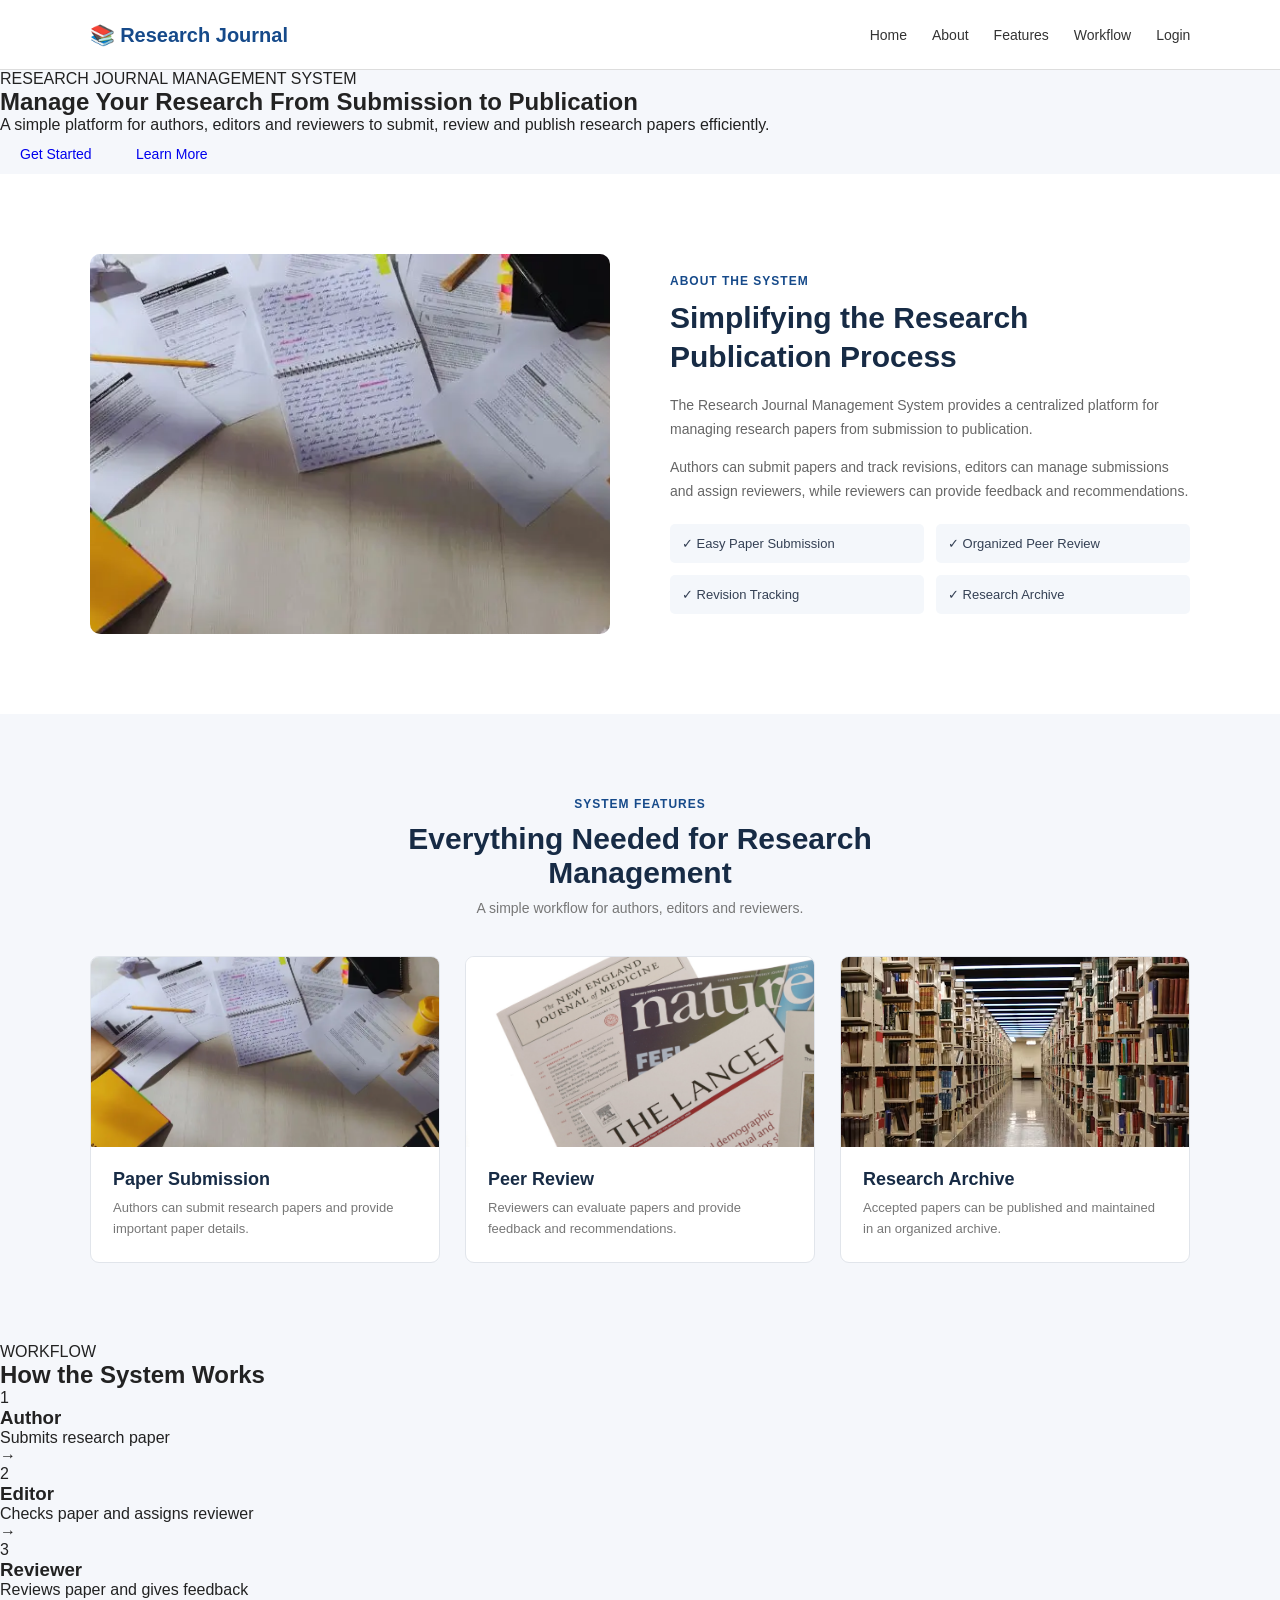
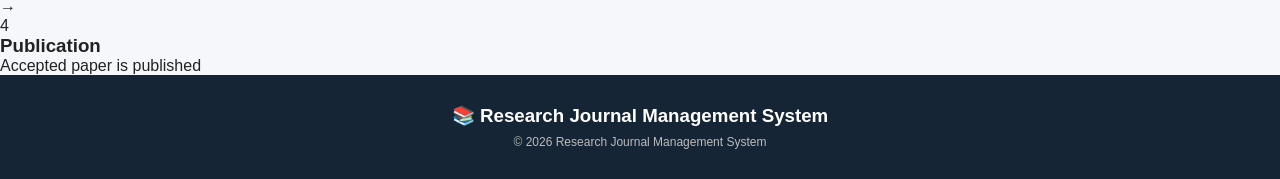
<file: index.html>
<!DOCTYPE html>
<html lang="en">
<head>
    <meta charset="UTF-8">
    <meta name="viewport" content="width=device-width, initial-scale=1.0">

    <title>Research Journal Management System</title>

    <link rel="stylesheet" href="css/style.css">
</head>

<body>

    <!-- Navigation Bar -->
    <nav class="navbar">

        <div class="logo">
            📚 Research Journal
        </div>

        <div class="nav-links">
            <a href="#home">Home</a>
            <a href="#about">About</a>
            <a href="#features">Features</a>
            <a href="#workflow">Workflow</a>
            <a href="login.html">Login</a>
        </div>

    </nav>


    <!-- Home Section -->
    <section class="hero" id="home">

        <div class="hero-content">

            <p class="small-title">RESEARCH JOURNAL MANAGEMENT SYSTEM</p>

            <h1>
                Manage Your Research
                <span>From Submission to Publication</span>
            </h1>

            <p class="description">
                A simple platform for authors, editors and reviewers
                to submit, review and publish research papers efficiently.
            </p>

            <div class="buttons">
                <a href="login.html" class="btn primary">
                    Get Started
                </a>

                <a href="#features" class="btn secondary">
                    Learn More
                </a>
            </div>

        </div>

    </section>


    <!-- ================= ABOUT ================= -->

<section id="about" class="about-section">

    <div class="about-container">

        <!-- IMAGE -->

        <div class="about-image">

            <img
                src="assets/images/research-paper.webp"
                alt="Research Paper"
            >

        </div>


        <!-- CONTENT -->

        <div class="about-content">

            <span class="section-label">
                ABOUT THE SYSTEM
            </span>

            <h2>
                Simplifying the Research
                Publication Process
            </h2>

            <p>
                The Research Journal Management System
                provides a centralized platform for managing
                research papers from submission to publication.
            </p>

            <p>
                Authors can submit papers and track revisions,
                editors can manage submissions and assign
                reviewers, while reviewers can provide feedback
                and recommendations.
            </p>


            <div class="about-points">

                <div>
                    ✓ Easy Paper Submission
                </div>

                <div>
                    ✓ Organized Peer Review
                </div>

                <div>
                    ✓ Revision Tracking
                </div>

                <div>
                    ✓ Research Archive
                </div>

            </div>

        </div>

    </div>

</section>
<!-- ================= FEATURES ================= -->

<section id="features" class="features-section">

    <div class="section-heading">

        <span>
            SYSTEM FEATURES
        </span>

        <h2>
            Everything Needed for Research Management
        </h2>

        <p>
            A simple workflow for authors, editors and reviewers.
        </p>

    </div>


    <div class="feature-grid">


        <!-- PAPER SUBMISSION -->

        <div class="feature-card">

            <img
                src="assets/images/research-paper.webp"
                alt="Paper Submission"
            >

            <div class="feature-content">

                <h3>
                    Paper Submission
                </h3>

                <p>
                    Authors can submit research papers
                    and provide important paper details.
                </p>

            </div>

        </div>


        <!-- PEER REVIEW -->

        <div class="feature-card">

            <img
                src="assets/images/peer-review.jpg"
                alt="Peer Review"
            >

            <div class="feature-content">

                <h3>
                    Peer Review
                </h3>

                <p>
                    Reviewers can evaluate papers and
                    provide feedback and recommendations.
                </p>

            </div>

        </div>


        <!-- RESEARCH ARCHIVE -->

        <div class="feature-card">

            <img
                src="assets/images/research-library.avif"
                alt="Research Archive"
            >

            <div class="feature-content">

                <h3>
                    Research Archive
                </h3>

                <p>
                    Accepted papers can be published
                    and maintained in an organized archive.
                </p>

            </div>

        </div>

    </div>

</section>

   


    <!-- Workflow -->
    <section class="workflow" id="workflow">

        <p class="section-title">WORKFLOW</p>

        <h2>How the System Works</h2>

        <div class="workflow-container">

            <div class="workflow-step">
                <div class="number">1</div>
                <h3>Author</h3>
                <p>Submits research paper</p>
            </div>

            <div class="arrow">→</div>

            <div class="workflow-step">
                <div class="number">2</div>
                <h3>Editor</h3>
                <p>Checks paper and assigns reviewer</p>
            </div>

            <div class="arrow">→</div>

            <div class="workflow-step">
                <div class="number">3</div>
                <h3>Reviewer</h3>
                <p>Reviews paper and gives feedback</p>
            </div>

            <div class="arrow">→</div>

            <div class="workflow-step">
                <div class="number">4</div>
                <h3>Publication</h3>
                <p>Accepted paper is published</p>
            </div>

        </div>

    </section>


    <!-- Footer -->
    <footer>

        <h3>📚 Research Journal Management System</h3>

        <p>
            © 2026 Research Journal Management System
        </p>

    </footer>


    <script src="js/script.js"></script>

</body>
</html>
</file>
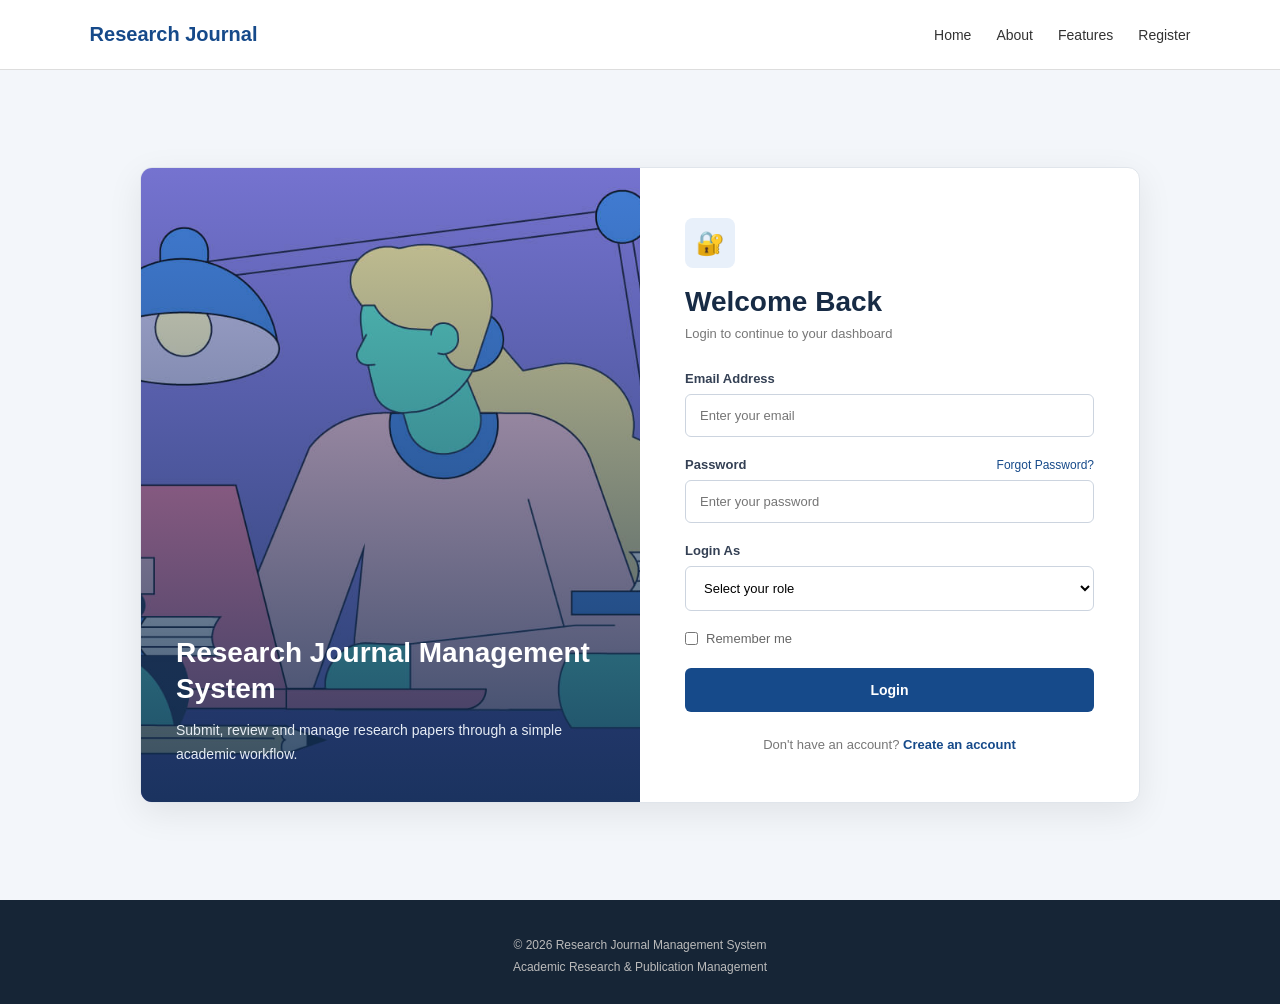
<file: login.html>
<!DOCTYPE html>
<html lang="en">

<head>

    <meta charset="UTF-8">

    <meta name="viewport" content="width=device-width, initial-scale=1.0">

    <title>Login - Research Journal Management System</title>

    <link rel="stylesheet" href="css/style.css">
    <link rel="stylesheet" href="css/login.css">

</head>

<body class="auth-page">

    <!-- NAVBAR -->

    <nav class="navbar">

        <div class="logo">
            Research Journal
        </div>

        <div class="nav-links">

            <a href="index.html">Home</a>

            <a href="index.html#about">About</a>

            <a href="index.html#features">Features</a>

            <a href="register.html">Register</a>

        </div>

    </nav>


    <!-- LOGIN SECTION -->

    <main class="login-section">

        <div class="login-wrapper">


            <!-- LEFT IMAGE -->

            <div class="login-image">

                <!-- YOUR IMAGE -->

                <img
                    src="assets/images/research-hero.jpg"
                    alt="Research Journal"
                >

                <div class="image-overlay">

                    <h2>
                        Research Journal
                        Management System
                    </h2>

                    <p>
                        Submit, review and manage
                        research papers through a
                        simple academic workflow.
                    </p>

                </div>

            </div>


            <!-- RIGHT LOGIN FORM -->

            <div class="login-box">

                <div class="login-header">

                    <div class="login-icon">
                        🔐
                    </div>

                    <h1>
                        Welcome Back
                    </h1>

                    <p>
                        Login to continue to your dashboard
                    </p>

                </div>


                <form id="loginForm">

                    <!-- EMAIL -->

                    <div class="form-group">

                        <label for="email">
                            Email Address
                        </label>

                        <input
                            type="email"
                            id="email"
                            placeholder="Enter your email"
                            required
                        >

                    </div>


                    <!-- PASSWORD -->

                    <div class="form-group">

                        <div class="password-label">

                            <label for="password">
                                Password
                            </label>

                            <a href="#">
                                Forgot Password?
                            </a>

                        </div>

                        <input
                            type="password"
                            id="password"
                            placeholder="Enter your password"
                            required
                        >

                    </div>


                    <!-- ROLE -->

                    <div class="form-group">

                        <label for="role">
                            Login As
                        </label>

                        <select id="role" required>

                            <option value="">
                                Select your role
                            </option>

                            <option value="author">
                                Author
                            </option>

                            <option value="editor">
                                Editor
                            </option>

                            <option value="reviewer">
                                Reviewer
                            </option>

                        </select>

                    </div>


                    <!-- REMEMBER ME -->

                    <div class="remember-row">

                        <label>

                            <input
                                type="checkbox"
                                id="remember"
                            >

                            Remember me

                        </label>

                    </div>


                    <!-- LOGIN BUTTON -->

                    <button
                        type="submit"
                        class="login-button"
                    >
                        Login
                    </button>

                </form>


                <!-- REGISTER -->

                <div class="register-text">

                    Don't have an account?

                    <a href="register.html">
                        Create an account
                    </a>

                </div>

            </div>

        </div>

    </main>


    <!-- FOOTER -->

    <footer>

        <p>
            © 2026 Research Journal Management System
        </p>

        <p>
            Academic Research & Publication Management
        </p>

    </footer>


    <!-- JAVASCRIPT -->

    <script src="js/login.js"></script>

</body>

</html>
</file>
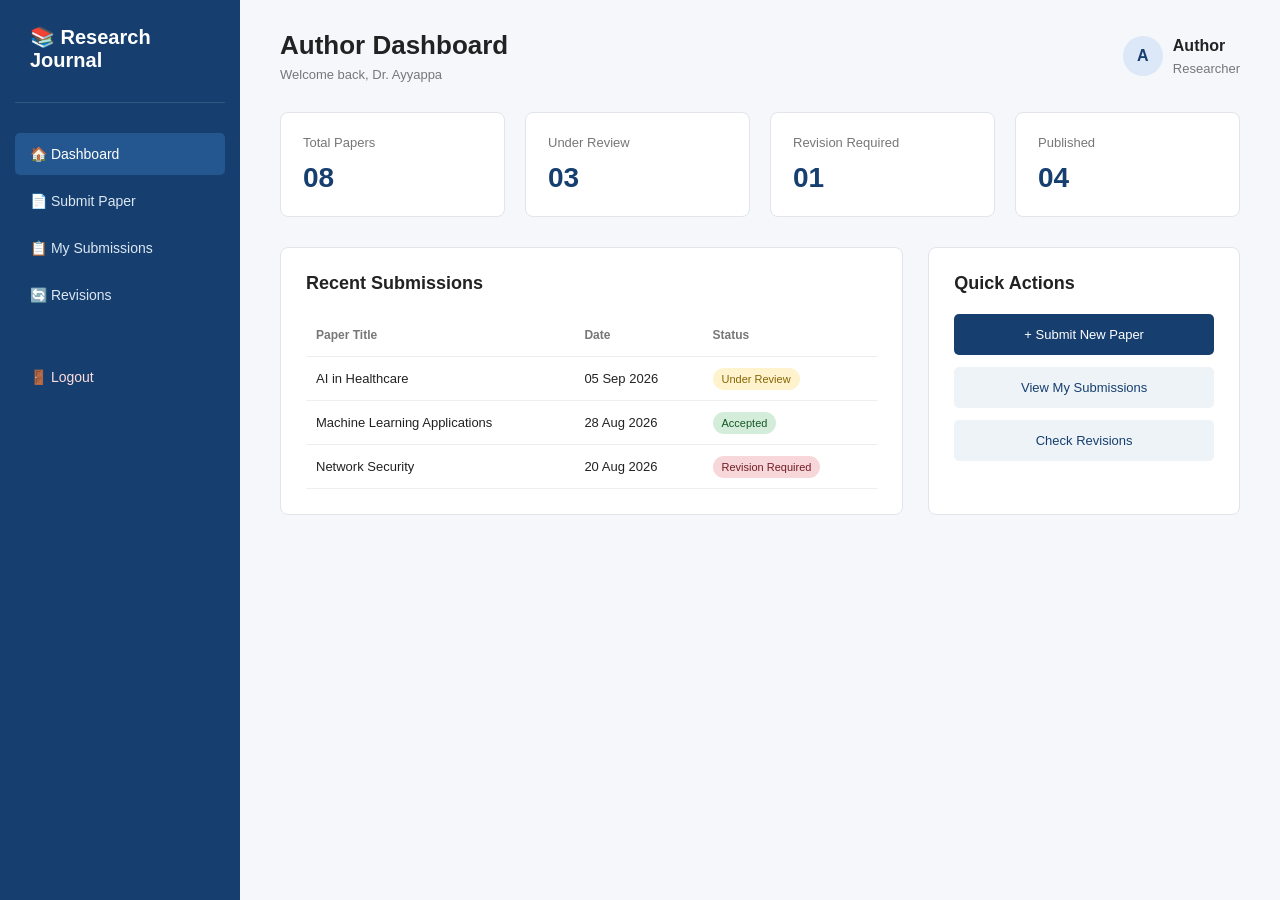
<file: author/dashboard.html>
<!DOCTYPE html>
<html lang="en">
<head>
    <meta charset="UTF-8">
    <meta name="viewport" content="width=device-width, initial-scale=1.0">

    <title>Author Dashboard</title>

    <style>

        * {
            margin: 0;
            padding: 0;
            box-sizing: border-box;
        }

        body {
            font-family: Arial, sans-serif;
            background: #f5f7fb;
            color: #222;
        }

        .sidebar {
            position: fixed;
            width: 240px;
            height: 100vh;
            background: #163f6f;
            color: white;
            padding: 25px 15px;
        }

        .logo {
            font-size: 20px;
            font-weight: bold;
            padding: 0 15px 30px;
            border-bottom: 1px solid #31577f;
        }

        .menu {
            margin-top: 30px;
        }

        .menu a {
            display: block;
            color: #dce7f3;
            text-decoration: none;
            padding: 13px 15px;
            margin-bottom: 5px;
            border-radius: 5px;
            font-size: 14px;
        }

        .menu a:hover,
        .menu a.active {
            background: #24578f;
            color: white;
        }

        .logout {
            margin-top: 40px !important;
            color: #ffdddd !important;
        }

        .main {
            margin-left: 240px;
            padding: 30px 40px;
        }

        .topbar {
            display: flex;
            justify-content: space-between;
            align-items: center;
            margin-bottom: 30px;
        }

        .topbar h1 {
            font-size: 26px;
        }

        .topbar p {
            color: #777;
            margin-top: 6px;
            font-size: 13px;
        }

        .profile {
            display: flex;
            align-items: center;
            gap: 10px;
        }

        .profile-icon {
            width: 40px;
            height: 40px;
            background: #dce8f8;
            color: #163f6f;
            border-radius: 50%;
            display: flex;
            justify-content: center;
            align-items: center;
            font-weight: bold;
        }

        .cards {
            display: grid;
            grid-template-columns: repeat(4, 1fr);
            gap: 20px;
        }

        .card {
            background: white;
            padding: 22px;
            border-radius: 8px;
            border: 1px solid #e1e5eb;
        }

        .card p {
            color: #777;
            font-size: 13px;
            margin-bottom: 12px;
        }

        .card h2 {
            color: #163f6f;
            font-size: 28px;
        }

        .content {
            display: grid;
            grid-template-columns: 2fr 1fr;
            gap: 25px;
            margin-top: 30px;
        }

        .panel {
            background: white;
            border: 1px solid #e1e5eb;
            border-radius: 8px;
            padding: 25px;
        }

        .panel h2 {
            font-size: 18px;
            margin-bottom: 20px;
        }

        table {
            width: 100%;
            border-collapse: collapse;
        }

        th,
        td {
            padding: 14px 10px;
            text-align: left;
            border-bottom: 1px solid #eee;
            font-size: 13px;
        }

        th {
            color: #777;
            font-size: 12px;
        }

        .status {
            padding: 5px 9px;
            border-radius: 15px;
            font-size: 11px;
        }

        .review {
            background: #fff3cd;
            color: #856404;
        }

        .accepted {
            background: #d4edda;
            color: #155724;
        }

        .revision {
            background: #f8d7da;
            color: #721c24;
        }

        .quick-btn {
            display: block;
            text-decoration: none;
            background: #163f6f;
            color: white;
            padding: 13px;
            border-radius: 5px;
            text-align: center;
            margin-bottom: 12px;
            font-size: 13px;
        }

        .quick-btn.secondary {
            background: #eef3f8;
            color: #163f6f;
        }

        @media(max-width: 900px) {

            .cards {
                grid-template-columns: repeat(2, 1fr);
            }

            .content {
                grid-template-columns: 1fr;
            }
        }

        @media(max-width: 600px) {

            .sidebar {
                width: 70px;
            }

            .logo {
                font-size: 0;
            }

            .logo:first-letter {
                font-size: 25px;
            }

            .menu a {
                font-size: 0;
                text-align: center;
            }

            .main {
                margin-left: 70px;
                padding: 20px;
            }

            .cards {
                grid-template-columns: 1fr;
            }
        }

    </style>
</head>

<body>

    <!-- SIDEBAR -->

    <aside class="sidebar">

        <div class="logo">
            📚 Research Journal
        </div>

        <div class="menu">

            <a href="dashboard.html" class="active">
                🏠 Dashboard
            </a>

            <a href="submit-paper.html">
                📄 Submit Paper
            </a>

            <a href="submissions.html">
                📋 My Submissions
            </a>

            <a href="revisions.html">
                🔄 Revisions
            </a>

            <a href="../index.html" class="logout">
                🚪 Logout
            </a>

        </div>

    </aside>


    <!-- MAIN -->

    <main class="main">

        <div class="topbar">

            <div>
                <h1>Author Dashboard</h1>
                <p>Welcome back, Dr. Ayyappa</p>
            </div>

            <div class="profile">

                <div class="profile-icon">
                    A
                </div>

                <div>
                    <strong>Author</strong>
                    <p>Researcher</p>
                </div>

            </div>

        </div>


        <!-- STATISTICS -->

        <section class="cards">

            <div class="card">
                <p>Total Papers</p>
                <h2>08</h2>
            </div>

            <div class="card">
                <p>Under Review</p>
                <h2>03</h2>
            </div>

            <div class="card">
                <p>Revision Required</p>
                <h2>01</h2>
            </div>

            <div class="card">
                <p>Published</p>
                <h2>04</h2>
            </div>

        </section>


        <!-- CONTENT -->

        <section class="content">


            <!-- RECENT SUBMISSIONS -->

            <div class="panel">

                <h2>Recent Submissions</h2>

                <table>

                    <thead>

                        <tr>
                            <th>Paper Title</th>
                            <th>Date</th>
                            <th>Status</th>
                        </tr>

                    </thead>

                    <tbody>

                        <tr>

                            <td>
                                AI in Healthcare
                            </td>

                            <td>
                                05 Sep 2026
                            </td>

                            <td>
                                <span class="status review">
                                    Under Review
                                </span>
                            </td>

                        </tr>


                        <tr>

                            <td>
                                Machine Learning Applications
                            </td>

                            <td>
                                28 Aug 2026
                            </td>

                            <td>
                                <span class="status accepted">
                                    Accepted
                                </span>
                            </td>

                        </tr>


                        <tr>

                            <td>
                                Network Security
                            </td>

                            <td>
                                20 Aug 2026
                            </td>

                            <td>
                                <span class="status revision">
                                    Revision Required
                                </span>
                            </td>

                        </tr>

                    </tbody>

                </table>

            </div>


            <!-- QUICK ACTIONS -->

            <div class="panel">

                <h2>Quick Actions</h2>

                <a href="submit-paper.html"
                   class="quick-btn">
                    + Submit New Paper
                </a>

                <a href="submissions.html"
                   class="quick-btn secondary">
                    View My Submissions
                </a>

                <a href="revisions.html"
                   class="quick-btn secondary">
                    Check Revisions
                </a>

            </div>


        </section>

    </main>

</body>
</html>
</file>
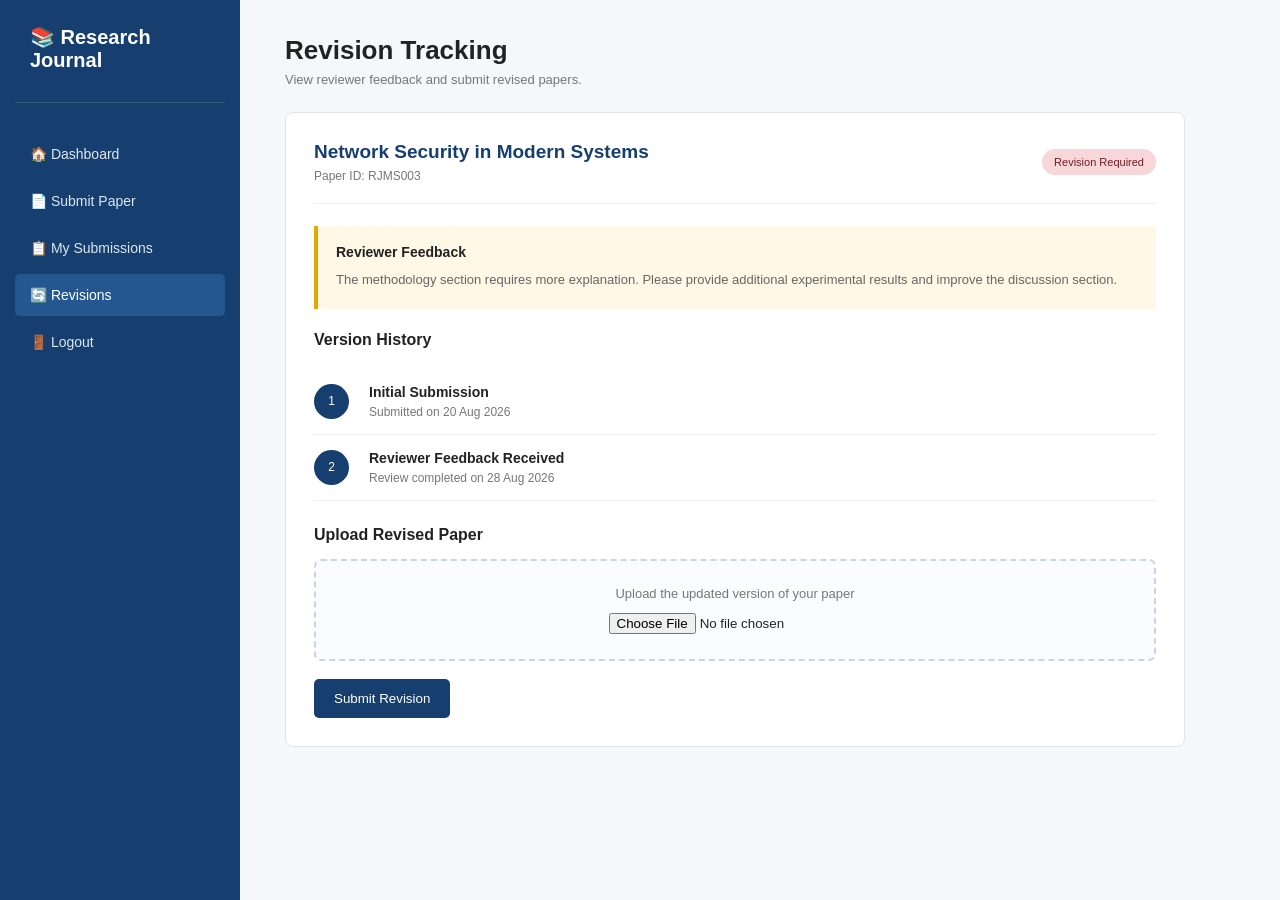
<file: author/revisions.html>
<!DOCTYPE html>
<html lang="en">

<head>

    <meta charset="UTF-8">

    <meta name="viewport"
          content="width=device-width, initial-scale=1.0">

    <title>Revision Tracking</title>

    <style>

        * {
            margin: 0;
            padding: 0;
            box-sizing: border-box;
        }

        body {
            font-family: Arial, sans-serif;
            background: #f5f7fb;
            color: #222;
        }

        .sidebar {
            position: fixed;
            width: 240px;
            height: 100vh;
            background: #163f6f;
            color: white;
            padding: 25px 15px;
        }

        .logo {
            font-size: 20px;
            font-weight: bold;
            padding: 0 15px 30px;
            border-bottom: 1px solid #31577f;
        }

        .menu {
            margin-top: 30px;
        }

        .menu a {
            display: block;
            color: #dce7f3;
            text-decoration: none;
            padding: 13px 15px;
            margin-bottom: 5px;
            border-radius: 5px;
            font-size: 14px;
        }

        .menu a:hover,
        .menu a.active {
            background: #24578f;
            color: white;
        }

        .main {
            margin-left: 240px;
            padding: 35px 45px;
        }

        .header {
            margin-bottom: 25px;
        }

        .header h1 {
            font-size: 26px;
        }

        .header p {
            color: #777;
            font-size: 13px;
            margin-top: 6px;
        }

        .revision-box {
            background: white;
            border: 1px solid #e1e5eb;
            border-radius: 8px;
            padding: 28px;
            max-width: 900px;
            margin-bottom: 25px;
        }

        .paper-heading {
            display: flex;
            justify-content: space-between;
            align-items: center;
            padding-bottom: 20px;
            border-bottom: 1px solid #eee;
        }

        .paper-heading h2 {
            font-size: 19px;
            color: #163f6f;
        }

        .paper-heading p {
            color: #777;
            font-size: 12px;
            margin-top: 6px;
        }

        .status {
            background: #f8d7da;
            color: #721c24;
            padding: 7px 12px;
            border-radius: 15px;
            font-size: 11px;
        }

        .feedback {
            background: #fff8e6;
            border-left: 4px solid #e0a800;
            padding: 18px;
            margin: 22px 0;
        }

        .feedback h3 {
            font-size: 14px;
            margin-bottom: 10px;
        }

        .feedback p {
            font-size: 13px;
            line-height: 1.6;
            color: #666;
        }

        .history h3 {
            font-size: 16px;
            margin-bottom: 20px;
        }

        .version {
            display: flex;
            gap: 20px;
            padding: 15px 0;
            border-bottom: 1px solid #eee;
        }

        .version-number {
            width: 35px;
            height: 35px;
            border-radius: 50%;
            background: #163f6f;
            color: white;
            display: flex;
            justify-content: center;
            align-items: center;
            font-size: 12px;
        }

        .version-info h4 {
            font-size: 14px;
            margin-bottom: 5px;
        }

        .version-info p {
            color: #777;
            font-size: 12px;
        }

        .upload-section {
            margin-top: 25px;
        }

        .upload-section h3 {
            font-size: 16px;
            margin-bottom: 15px;
        }

        .upload-box {
            border: 2px dashed #cbd5e1;
            padding: 25px;
            text-align: center;
            border-radius: 7px;
            background: #fafcff;
        }

        .upload-box p {
            color: #777;
            font-size: 13px;
            margin-bottom: 12px;
        }

        .upload-box input {
            width: auto;
        }

        .submit-btn {
            margin-top: 18px;
            padding: 12px 20px;
            background: #163f6f;
            color: white;
            border: none;
            border-radius: 5px;
            cursor: pointer;
        }

        @media(max-width: 700px) {

            .sidebar {
                width: 70px;
            }

            .logo {
                font-size: 0;
            }

            .menu a {
                font-size: 0;
                text-align: center;
            }

            .main {
                margin-left: 70px;
                padding: 20px;
            }

            .paper-heading {
                flex-direction: column;
                align-items: flex-start;
                gap: 15px;
            }
        }

    </style>

</head>


<body>


    <!-- SIDEBAR -->

    <aside class="sidebar">

        <div class="logo">
            📚 Research Journal
        </div>

        <div class="menu">

            <a href="dashboard.html">
                🏠 Dashboard
            </a>

            <a href="submit-paper.html">
                📄 Submit Paper
            </a>

            <a href="submissions.html">
                📋 My Submissions
            </a>

            <a href="revisions.html"
               class="active">
                🔄 Revisions
            </a>

            <a href="../index.html">
                🚪 Logout
            </a>

        </div>

    </aside>


    <!-- MAIN -->

    <main class="main">

        <div class="header">

            <h1>Revision Tracking</h1>

            <p>
                View reviewer feedback and submit revised papers.
            </p>

        </div>


        <div class="revision-box">


            <div class="paper-heading">

                <div>

                    <h2>
                        Network Security in Modern Systems
                    </h2>

                    <p>
                        Paper ID: RJMS003
                    </p>

                </div>

                <span class="status">
                    Revision Required
                </span>

            </div>


            <!-- FEEDBACK -->

            <div class="feedback">

                <h3>
                    Reviewer Feedback
                </h3>

                <p>
                    The methodology section requires more explanation.
                    Please provide additional experimental results and
                    improve the discussion section.
                </p>

            </div>


            <!-- HISTORY -->

            <div class="history">

                <h3>
                    Version History
                </h3>


                <div class="version">

                    <div class="version-number">
                        1
                    </div>

                    <div class="version-info">

                        <h4>
                            Initial Submission
                        </h4>

                        <p>
                            Submitted on 20 Aug 2026
                        </p>

                    </div>

                </div>


                <div class="version">

                    <div class="version-number">
                        2
                    </div>

                    <div class="version-info">

                        <h4>
                            Reviewer Feedback Received
                        </h4>

                        <p>
                            Review completed on 28 Aug 2026
                        </p>

                    </div>

                </div>


            </div>


            <!-- UPLOAD REVISION -->

            <div class="upload-section">

                <h3>
                    Upload Revised Paper
                </h3>

                <div class="upload-box">

                    <p>
                        Upload the updated version of your paper
                    </p>

                    <input
                        type="file"
                        accept=".pdf,.doc,.docx"
                        id="revisionFile"
                    >

                </div>

                <button
                    class="submit-btn"
                    onclick="submitRevision()">

                    Submit Revision

                </button>

            </div>


        </div>

    </main>


    <script>

        function submitRevision() {

            const file =
                document.getElementById("revisionFile");

            if (file.files.length === 0) {

                alert(
                    "Please select a revised paper first."
                );

                return;
            }

            alert(
                "Revised paper submitted successfully!"
            );

            file.value = "";

        }

    </script>

</body>

</html>
</file>
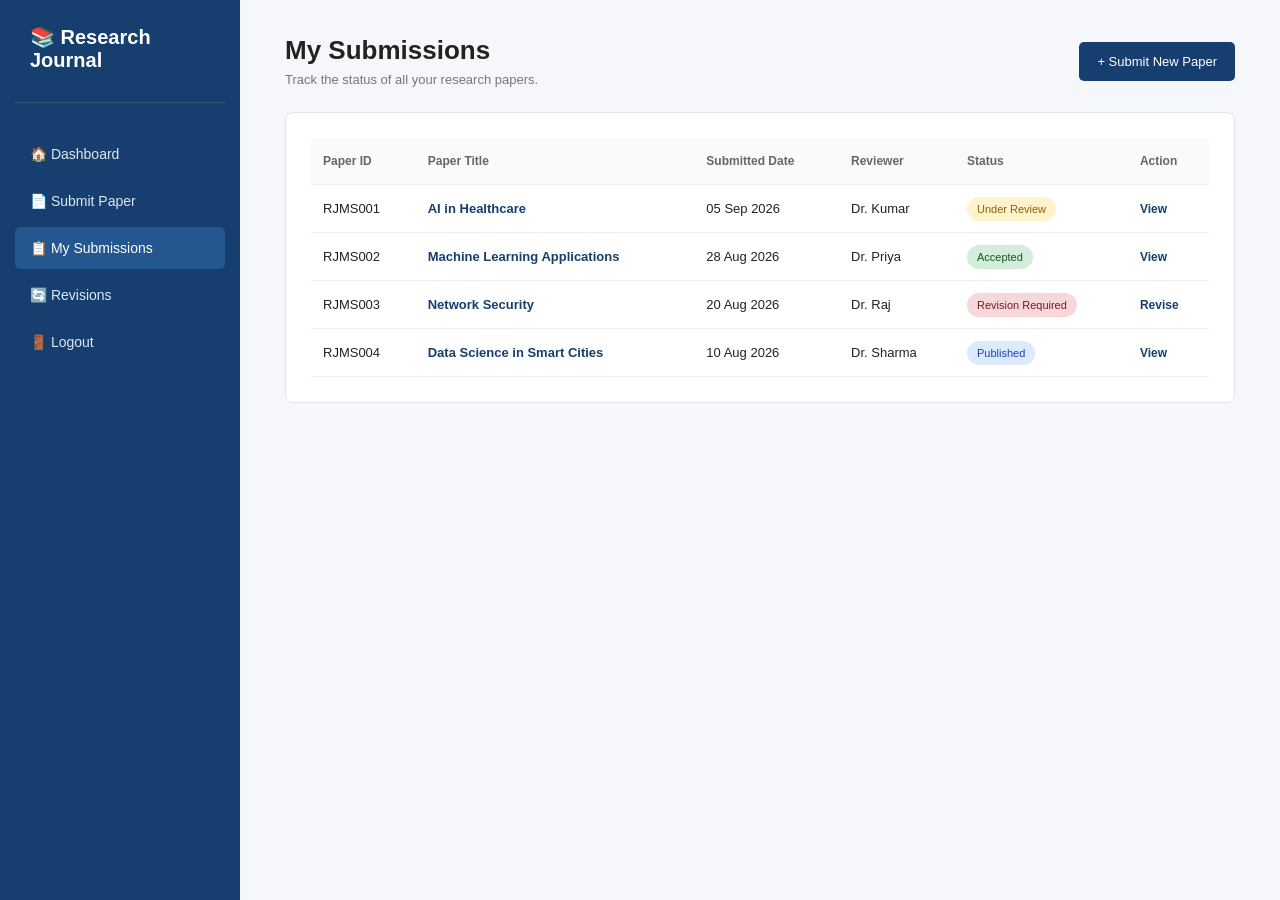
<file: author/submissions.html>
<!DOCTYPE html>
<html lang="en">

<head>

    <meta charset="UTF-8">

    <meta name="viewport"
          content="width=device-width, initial-scale=1.0">

    <title>My Submissions</title>

    <style>

        * {
            margin: 0;
            padding: 0;
            box-sizing: border-box;
        }

        body {
            font-family: Arial, sans-serif;
            background: #f5f7fb;
            color: #222;
        }

        .sidebar {
            position: fixed;
            width: 240px;
            height: 100vh;
            background: #163f6f;
            color: white;
            padding: 25px 15px;
        }

        .logo {
            font-size: 20px;
            font-weight: bold;
            padding: 0 15px 30px;
            border-bottom: 1px solid #31577f;
        }

        .menu {
            margin-top: 30px;
        }

        .menu a {
            display: block;
            color: #dce7f3;
            text-decoration: none;
            padding: 13px 15px;
            margin-bottom: 5px;
            border-radius: 5px;
            font-size: 14px;
        }

        .menu a:hover,
        .menu a.active {
            background: #24578f;
            color: white;
        }

        .main {
            margin-left: 240px;
            padding: 35px 45px;
        }

        .header {
            display: flex;
            justify-content: space-between;
            align-items: center;
            margin-bottom: 25px;
        }

        .header h1 {
            font-size: 26px;
        }

        .header p {
            color: #777;
            font-size: 13px;
            margin-top: 6px;
        }

        .new-paper {
            text-decoration: none;
            background: #163f6f;
            color: white;
            padding: 12px 18px;
            border-radius: 5px;
            font-size: 13px;
        }

        .table-box {
            background: white;
            border: 1px solid #e1e5eb;
            border-radius: 8px;
            padding: 25px;
            overflow-x: auto;
        }

        table {
            width: 100%;
            border-collapse: collapse;
            min-width: 700px;
        }

        th,
        td {
            padding: 16px 12px;
            border-bottom: 1px solid #eee;
            text-align: left;
            font-size: 13px;
        }

        th {
            background: #f8fafc;
            color: #666;
            font-size: 12px;
        }

        .paper-title {
            font-weight: bold;
            color: #163f6f;
        }

        .status {
            padding: 6px 10px;
            border-radius: 15px;
            font-size: 11px;
        }

        .review {
            background: #fff3cd;
            color: #856404;
        }

        .accepted {
            background: #d4edda;
            color: #155724;
        }

        .revision {
            background: #f8d7da;
            color: #721c24;
        }

        .published {
            background: #dbeafe;
            color: #1e40af;
        }

        .view {
            text-decoration: none;
            color: #163f6f;
            font-weight: bold;
            font-size: 12px;
        }

        @media(max-width: 700px) {

            .sidebar {
                width: 70px;
            }

            .logo {
                font-size: 0;
            }

            .menu a {
                font-size: 0;
                text-align: center;
            }

            .main {
                margin-left: 70px;
                padding: 20px;
            }

            .header {
                align-items: flex-start;
                gap: 15px;
                flex-direction: column;
            }
        }

    </style>

</head>


<body>


    <!-- SIDEBAR -->

    <aside class="sidebar">

        <div class="logo">
            📚 Research Journal
        </div>

        <div class="menu">

            <a href="dashboard.html">
                🏠 Dashboard
            </a>

            <a href="submit-paper.html">
                📄 Submit Paper
            </a>

            <a href="submissions.html"
               class="active">
                📋 My Submissions
            </a>

            <a href="revisions.html">
                🔄 Revisions
            </a>

            <a href="../index.html">
                🚪 Logout
            </a>

        </div>

    </aside>


    <!-- MAIN -->

    <main class="main">

        <div class="header">

            <div>

                <h1>My Submissions</h1>

                <p>
                    Track the status of all your research papers.
                </p>

            </div>

            <a
                href="submit-paper.html"
                class="new-paper">
                + Submit New Paper
            </a>

        </div>


        <div class="table-box">

            <table>

                <thead>

                    <tr>

                        <th>Paper ID</th>

                        <th>Paper Title</th>

                        <th>Submitted Date</th>

                        <th>Reviewer</th>

                        <th>Status</th>

                        <th>Action</th>

                    </tr>

                </thead>


                <tbody>


                    <tr>

                        <td>RJMS001</td>

                        <td class="paper-title">
                            AI in Healthcare
                        </td>

                        <td>
                            05 Sep 2026
                        </td>

                        <td>
                            Dr. Kumar
                        </td>

                        <td>

                            <span class="status review">
                                Under Review
                            </span>

                        </td>

                        <td>
                            <a href="#" class="view">
                                View
                            </a>
                        </td>

                    </tr>


                    <tr>

                        <td>RJMS002</td>

                        <td class="paper-title">
                            Machine Learning Applications
                        </td>

                        <td>
                            28 Aug 2026
                        </td>

                        <td>
                            Dr. Priya
                        </td>

                        <td>

                            <span class="status accepted">
                                Accepted
                            </span>

                        </td>

                        <td>
                            <a href="#" class="view">
                                View
                            </a>
                        </td>

                    </tr>


                    <tr>

                        <td>RJMS003</td>

                        <td class="paper-title">
                            Network Security
                        </td>

                        <td>
                            20 Aug 2026
                        </td>

                        <td>
                            Dr. Raj
                        </td>

                        <td>

                            <span class="status revision">
                                Revision Required
                            </span>

                        </td>

                        <td>
                            <a
                                href="revisions.html"
                                class="view">
                                Revise
                            </a>
                        </td>

                    </tr>


                    <tr>

                        <td>RJMS004</td>

                        <td class="paper-title">
                            Data Science in Smart Cities
                        </td>

                        <td>
                            10 Aug 2026
                        </td>

                        <td>
                            Dr. Sharma
                        </td>

                        <td>

                            <span class="status published">
                                Published
                            </span>

                        </td>

                        <td>
                            <a href="#" class="view">
                                View
                            </a>
                        </td>

                    </tr>


                </tbody>

            </table>

        </div>

    </main>

</body>
</html>
</file>
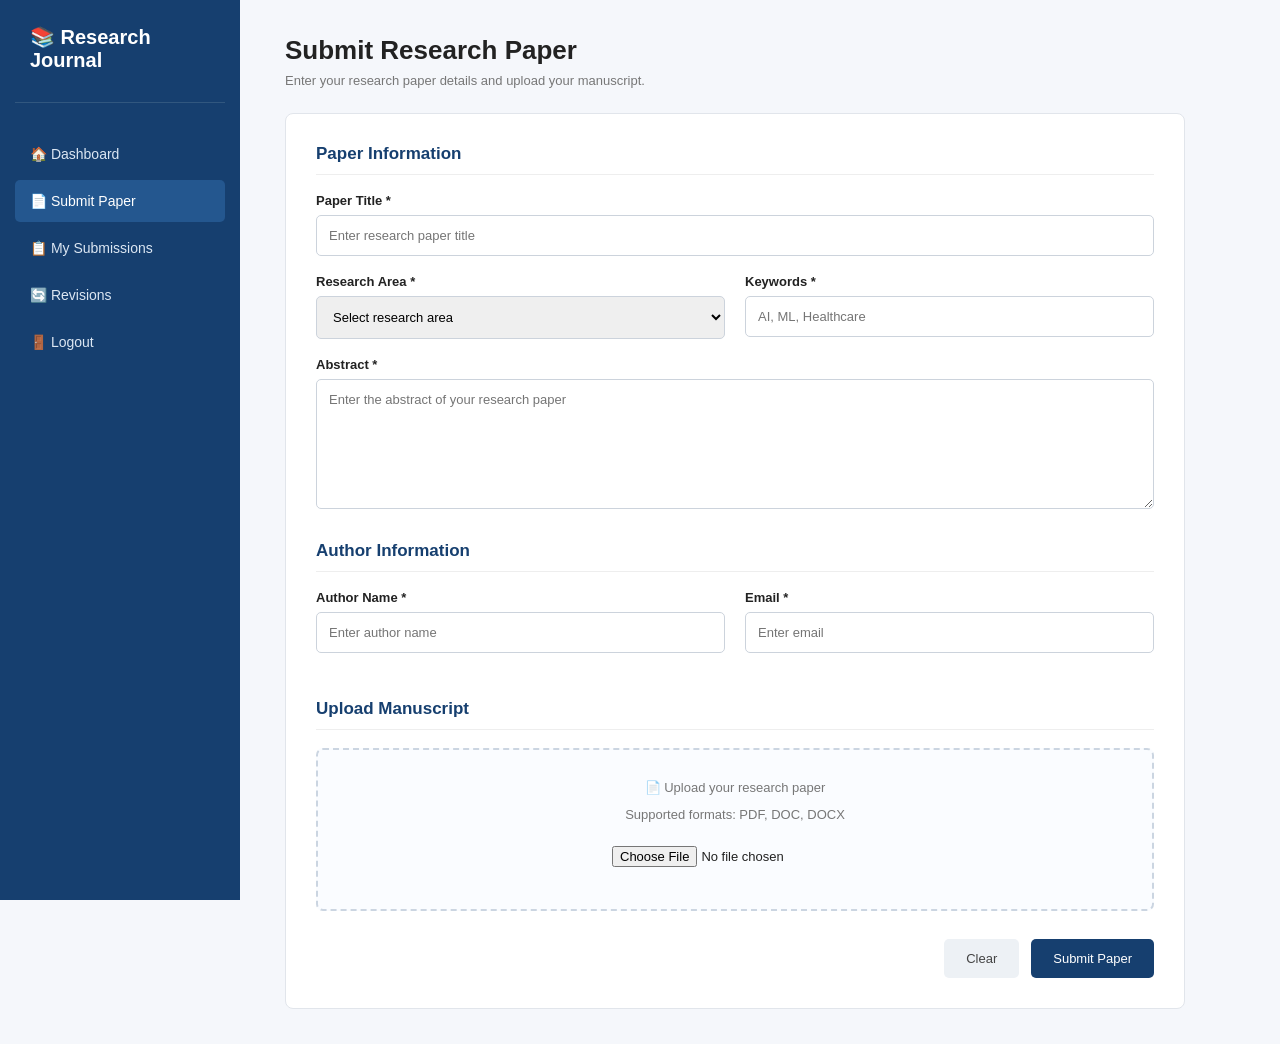
<file: author/submit-paper.html>
<!DOCTYPE html>
<html lang="en">

<head>

    <meta charset="UTF-8">

    <meta name="viewport"
          content="width=device-width, initial-scale=1.0">

    <title>Submit Paper</title>

    <style>

        * {
            margin: 0;
            padding: 0;
            box-sizing: border-box;
        }

        body {
            font-family: Arial, sans-serif;
            background: #f5f7fb;
            color: #222;
        }

        .sidebar {
            position: fixed;
            width: 240px;
            height: 100vh;
            background: #163f6f;
            color: white;
            padding: 25px 15px;
        }

        .logo {
            font-size: 20px;
            font-weight: bold;
            padding: 0 15px 30px;
            border-bottom: 1px solid #31577f;
        }

        .menu {
            margin-top: 30px;
        }

        .menu a {
            display: block;
            color: #dce7f3;
            text-decoration: none;
            padding: 13px 15px;
            margin-bottom: 5px;
            border-radius: 5px;
            font-size: 14px;
        }

        .menu a:hover,
        .menu a.active {
            background: #24578f;
            color: white;
        }

        .main {
            margin-left: 240px;
            padding: 35px 45px;
        }

        .page-header {
            margin-bottom: 25px;
        }

        .page-header h1 {
            font-size: 26px;
        }

        .page-header p {
            color: #777;
            font-size: 13px;
            margin-top: 7px;
        }

        .form-box {
            background: white;
            border: 1px solid #e1e5eb;
            border-radius: 8px;
            padding: 30px;
            max-width: 900px;
        }

        .form-section {
            margin-bottom: 28px;
        }

        .form-section h2 {
            font-size: 17px;
            color: #163f6f;
            margin-bottom: 18px;
            padding-bottom: 10px;
            border-bottom: 1px solid #eee;
        }

        .form-row {
            display: grid;
            grid-template-columns: 1fr 1fr;
            gap: 20px;
        }

        .form-group {
            margin-bottom: 18px;
        }

        label {
            display: block;
            font-size: 13px;
            font-weight: bold;
            margin-bottom: 7px;
        }

        input,
        textarea,
        select {
            width: 100%;
            padding: 12px;
            border: 1px solid #ccd3dc;
            border-radius: 5px;
            outline: none;
            font-size: 13px;
            font-family: Arial;
        }

        input:focus,
        textarea:focus,
        select:focus {
            border-color: #163f6f;
        }

        textarea {
            height: 130px;
            resize: vertical;
        }

        .upload-box {
            border: 2px dashed #cbd5e1;
            padding: 30px;
            text-align: center;
            border-radius: 7px;
            background: #fafcff;
        }

        .upload-box p {
            color: #777;
            font-size: 13px;
            margin-bottom: 12px;
        }

        .upload-box input {
            border: none;
            width: auto;
        }

        .buttons {
            display: flex;
            justify-content: flex-end;
            gap: 12px;
            margin-top: 20px;
        }

        .btn {
            padding: 12px 22px;
            border-radius: 5px;
            border: none;
            cursor: pointer;
            font-size: 13px;
        }

        .cancel {
            background: #edf1f5;
            color: #444;
        }

        .submit {
            background: #163f6f;
            color: white;
        }

        @media(max-width: 700px) {

            .sidebar {
                width: 70px;
            }

            .logo {
                font-size: 0;
            }

            .menu a {
                font-size: 0;
                text-align: center;
            }

            .main {
                margin-left: 70px;
                padding: 20px;
            }

            .form-row {
                grid-template-columns: 1fr;
                gap: 0;
            }
        }

    </style>

</head>


<body>


    <!-- SIDEBAR -->

    <aside class="sidebar">

        <div class="logo">
            📚 Research Journal
        </div>

        <div class="menu">

            <a href="dashboard.html">
                🏠 Dashboard
            </a>

            <a href="submit-paper.html"
               class="active">
                📄 Submit Paper
            </a>

            <a href="submissions.html">
                📋 My Submissions
            </a>

            <a href="revisions.html">
                🔄 Revisions
            </a>

            <a href="../index.html">
                🚪 Logout
            </a>

        </div>

    </aside>


    <!-- MAIN -->

    <main class="main">

        <div class="page-header">

            <h1>Submit Research Paper</h1>

            <p>
                Enter your research paper details and upload your manuscript.
            </p>

        </div>


        <div class="form-box">

            <form id="paperForm">


                <!-- PAPER INFORMATION -->

                <div class="form-section">

                    <h2>Paper Information</h2>

                    <div class="form-group">

                        <label>
                            Paper Title *
                        </label>

                        <input
                            type="text"
                            id="title"
                            placeholder="Enter research paper title"
                            required
                        >

                    </div>


                    <div class="form-row">

                        <div class="form-group">

                            <label>
                                Research Area *
                            </label>

                            <select required>

                                <option value="">
                                    Select research area
                                </option>

                                <option>
                                    Artificial Intelligence
                                </option>

                                <option>
                                    Machine Learning
                                </option>

                                <option>
                                    Data Science
                                </option>

                                <option>
                                    Cyber Security
                                </option>

                                <option>
                                    Internet of Things
                                </option>

                                <option>
                                    Other
                                </option>

                            </select>

                        </div>


                        <div class="form-group">

                            <label>
                                Keywords *
                            </label>

                            <input
                                type="text"
                                placeholder="AI, ML, Healthcare"
                                required
                            >

                        </div>

                    </div>


                    <div class="form-group">

                        <label>
                            Abstract *
                        </label>

                        <textarea
                            placeholder="Enter the abstract of your research paper"
                            required
                        ></textarea>

                    </div>

                </div>


                <!-- AUTHOR INFORMATION -->

                <div class="form-section">

                    <h2>Author Information</h2>

                    <div class="form-row">

                        <div class="form-group">

                            <label>
                                Author Name *
                            </label>

                            <input
                                type="text"
                                placeholder="Enter author name"
                                required
                            >

                        </div>


                        <div class="form-group">

                            <label>
                                Email *
                            </label>

                            <input
                                type="email"
                                placeholder="Enter email"
                                required
                            >

                        </div>

                    </div>

                </div>


                <!-- FILE UPLOAD -->

                <div class="form-section">

                    <h2>Upload Manuscript</h2>

                    <div class="upload-box">

                        <p>
                            📄 Upload your research paper
                        </p>

                        <p>
                            Supported formats: PDF, DOC, DOCX
                        </p>

                        <input
                            type="file"
                            accept=".pdf,.doc,.docx"
                            required
                        >

                    </div>

                </div>


                <!-- BUTTONS -->

                <div class="buttons">

                    <button
                        type="reset"
                        class="btn cancel">
                        Clear
                    </button>

                    <button
                        type="submit"
                        class="btn submit">
                        Submit Paper
                    </button>

                </div>


            </form>

        </div>

    </main>


    <script>

        document
        .getElementById("paperForm")
        .addEventListener("submit", function(event) {

            event.preventDefault();

            alert(
                "Research paper submitted successfully!"
            );

            this.reset();

        });

    </script>

</body>
</html>
</file>
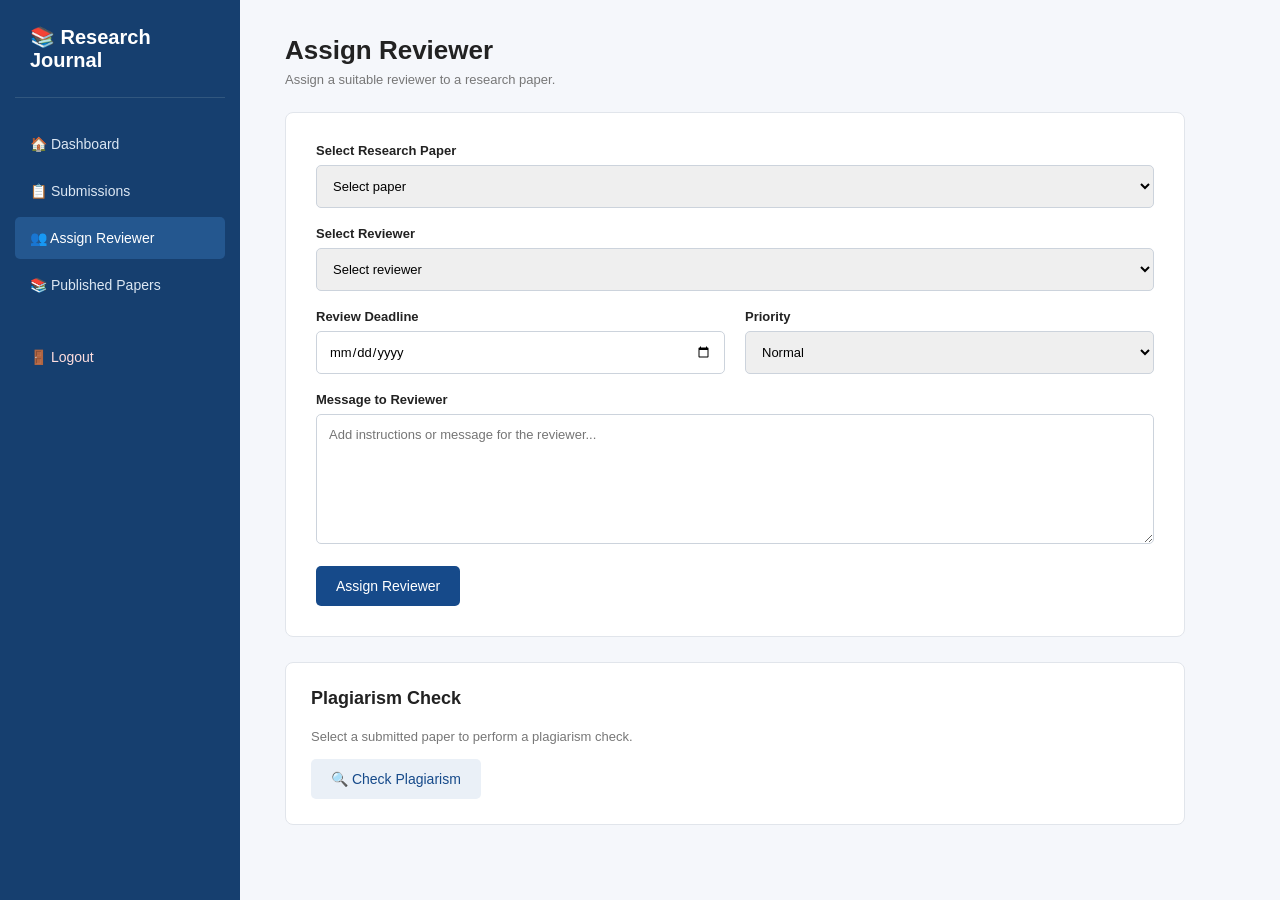
<file: editor/assign-reviewer.html>
<!DOCTYPE html>
<html lang="en">

<head>

    <meta charset="UTF-8">

    <meta name="viewport"
          content="width=device-width, initial-scale=1.0">

    <title>Assign Reviewer</title>

    <link rel="stylesheet" href="../css/style.css">

</head>

<body>


    <!-- SIDEBAR -->

    <aside class="sidebar">

        <div class="sidebar-logo">
            📚 Research Journal
        </div>

        <div class="sidebar-menu">

            <a href="dashboard.html">
                🏠 Dashboard
            </a>

            <a href="submissions.html">
                📋 Submissions
            </a>

            <a href="assign-reviewer.html"
               class="active">
                👥 Assign Reviewer
            </a>

            <a href="../published/papers.html">
                📚 Published Papers
            </a>

            <a href="../index.html"
               class="logout">
                🚪 Logout
            </a>

        </div>

    </aside>


    <!-- MAIN -->

    <main class="main-content">


        <div class="page-header">

            <h1>Assign Reviewer</h1>

            <p>
                Assign a suitable reviewer to a research paper.
            </p>

        </div>


        <div class="form-box">


            <form id="reviewerForm">


                <div class="form-group">

                    <label>
                        Select Research Paper
                    </label>

                    <select required>

                        <option value="">
                            Select paper
                        </option>

                        <option>
                            RJMS001 - AI in Healthcare
                        </option>

                        <option>
                            RJMS002 - Cloud Computing Security
                        </option>

                        <option>
                            RJMS004 - Network Security
                        </option>

                    </select>

                </div>


                <div class="form-group">

                    <label>
                        Select Reviewer
                    </label>

                    <select required>

                        <option value="">
                            Select reviewer
                        </option>

                        <option>
                            Dr. Kumar - AI Specialist
                        </option>

                        <option>
                            Dr. Priya - Data Science
                        </option>

                        <option>
                            Dr. Raj - Cyber Security
                        </option>

                        <option>
                            Dr. Sharma - Machine Learning
                        </option>

                    </select>

                </div>


                <div class="form-row">


                    <div class="form-group">

                        <label>
                            Review Deadline
                        </label>

                        <input
                            type="date"
                            required
                        >

                    </div>


                    <div class="form-group">

                        <label>
                            Priority
                        </label>

                        <select>

                            <option>
                                Normal
                            </option>

                            <option>
                                High
                            </option>

                            <option>
                                Urgent
                            </option>

                        </select>

                    </div>


                </div>


                <div class="form-group">

                    <label>
                        Message to Reviewer
                    </label>

                    <textarea
                        placeholder="Add instructions or message for the reviewer..."
                    ></textarea>

                </div>


                <button
                    type="submit"
                    class="btn btn-primary">

                    Assign Reviewer

                </button>


            </form>


        </div>


        <!-- PLAGIARISM -->

        <div class="panel"
             style="margin-top:25px; max-width:900px;">

            <h2>
                Plagiarism Check
            </h2>

            <p style="
                color:#777;
                font-size:13px;
                margin-bottom:15px;
            ">

                Select a submitted paper to perform a
                plagiarism check.

            </p>


            <button
                class="btn btn-secondary"
                onclick="checkPlagiarism()">

                🔍 Check Plagiarism

            </button>


            <div
                id="plagiarismResult"
                style="
                    display:none;
                    margin-top:20px;
                    padding:15px;
                    background:#eef8f0;
                    border-radius:5px;
                    color:#155724;
                    font-size:13px;
                "
            >

                Similarity Score:
                <strong>12%</strong>

                <br>

                Status:
                <strong>Low Similarity</strong>

            </div>

        </div>

    </main>


    <script src="../js/editor.js"></script>

</body>

</html>
</file>
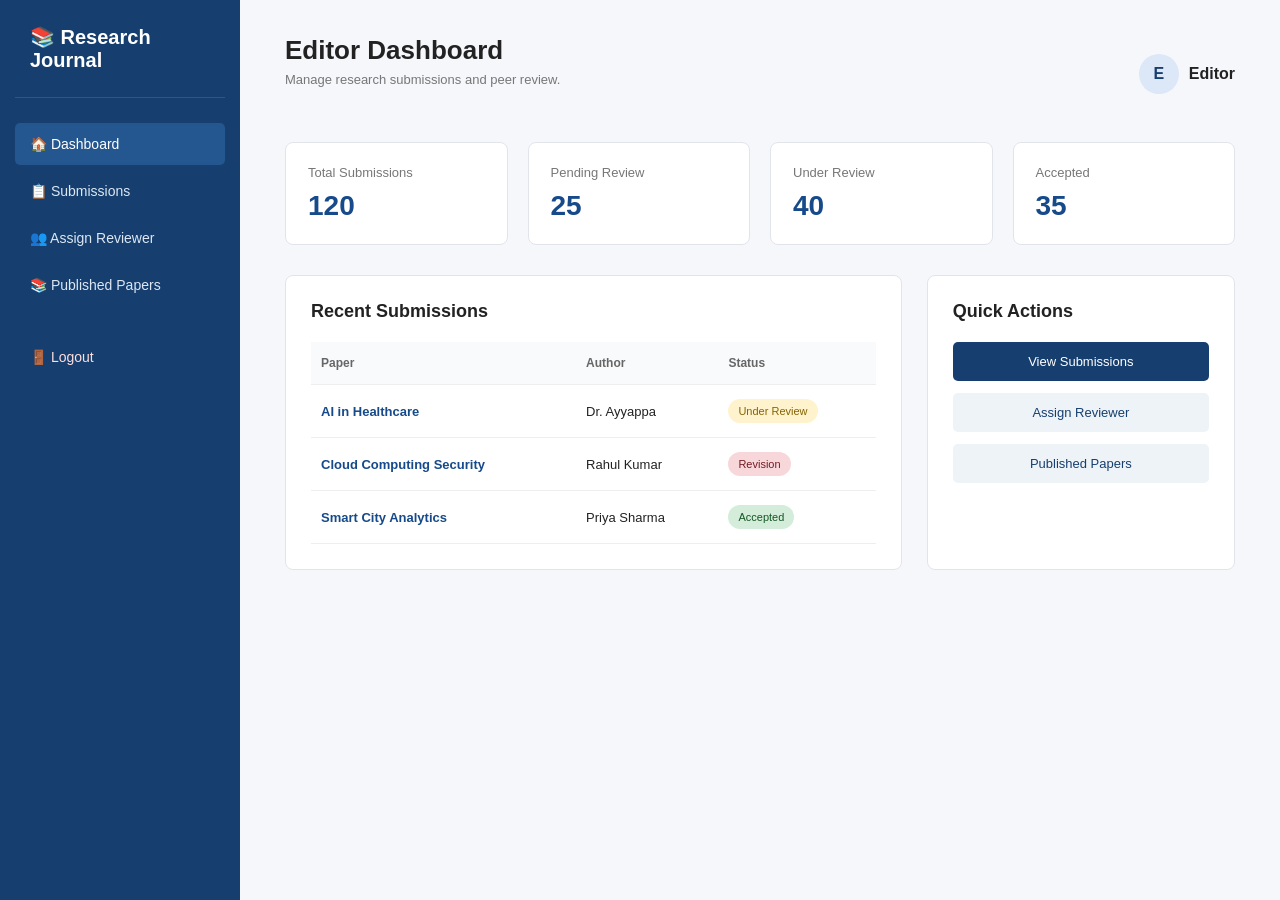
<file: editor/dashboard.html>
<!DOCTYPE html>
<html lang="en">

<head>

    <meta charset="UTF-8">

    <meta name="viewport" content="width=device-width, initial-scale=1.0">

    <title>Editor Dashboard</title>

    <link rel="stylesheet" href="../css/style.css">
    <link rel="stylesheet" href="../css/dashboard.css">

</head>

<body>

    <!-- SIDEBAR -->

    <aside class="sidebar">

        <div class="sidebar-logo">
            📚 Research Journal
        </div>

        <div class="sidebar-menu">

            <a href="dashboard.html" class="active">
                🏠 Dashboard
            </a>

            <a href="submissions.html">
                📋 Submissions
            </a>

            <a href="assign-reviewer.html">
                👥 Assign Reviewer
            </a>

            <a href="../published/papers.html">
                📚 Published Papers
            </a>

            <a href="../index.html" class="logout">
                🚪 Logout
            </a>

        </div>

    </aside>


    <!-- MAIN CONTENT -->

    <main class="main-content">

        <div class="dashboard-header">

            <div class="page-header">

                <h1>Editor Dashboard</h1>

                <p>
                    Manage research submissions and peer review.
                </p>

            </div>


            <div class="profile">

                <div class="profile-icon">
                    E
                </div>

                <div>
                    <strong>Editor</strong>
                </div>

            </div>

        </div>


        <!-- STATISTICS -->

        <section class="stats">

            <div class="stat-card">

                <p>Total Submissions</p>

                <h2>120</h2>

            </div>


            <div class="stat-card">

                <p>Pending Review</p>

                <h2>25</h2>

            </div>


            <div class="stat-card">

                <p>Under Review</p>

                <h2>40</h2>

            </div>


            <div class="stat-card">

                <p>Accepted</p>

                <h2>35</h2>

            </div>

        </section>


        <!-- CONTENT -->

        <section class="content-grid">


            <!-- SUBMISSIONS -->

            <div class="panel">

                <h2>Recent Submissions</h2>

                <table>

                    <tr>

                        <th>Paper</th>

                        <th>Author</th>

                        <th>Status</th>

                    </tr>


                    <tr>

                        <td>
                            <strong>AI in Healthcare</strong>
                        </td>

                        <td>
                            Dr. Ayyappa
                        </td>

                        <td>

                            <span class="status status-review">
                                Under Review
                            </span>

                        </td>

                    </tr>


                    <tr>

                        <td>
                            <strong>Cloud Computing Security</strong>
                        </td>

                        <td>
                            Rahul Kumar
                        </td>

                        <td>

                            <span class="status status-revision">
                                Revision
                            </span>

                        </td>

                    </tr>


                    <tr>

                        <td>
                            <strong>Smart City Analytics</strong>
                        </td>

                        <td>
                            Priya Sharma
                        </td>

                        <td>

                            <span class="status status-accepted">
                                Accepted
                            </span>

                        </td>

                    </tr>

                </table>

            </div>


            <!-- QUICK ACTIONS -->

            <div class="panel">

                <h2>Quick Actions</h2>

                <div class="quick-actions">

                    <a href="submissions.html">
                        View Submissions
                    </a>

                    <a href="assign-reviewer.html">
                        Assign Reviewer
                    </a>

                    <a href="../published/papers.html">
                        Published Papers
                    </a>

                </div>

            </div>


        </section>

    </main>

</body>

</html>
</file>
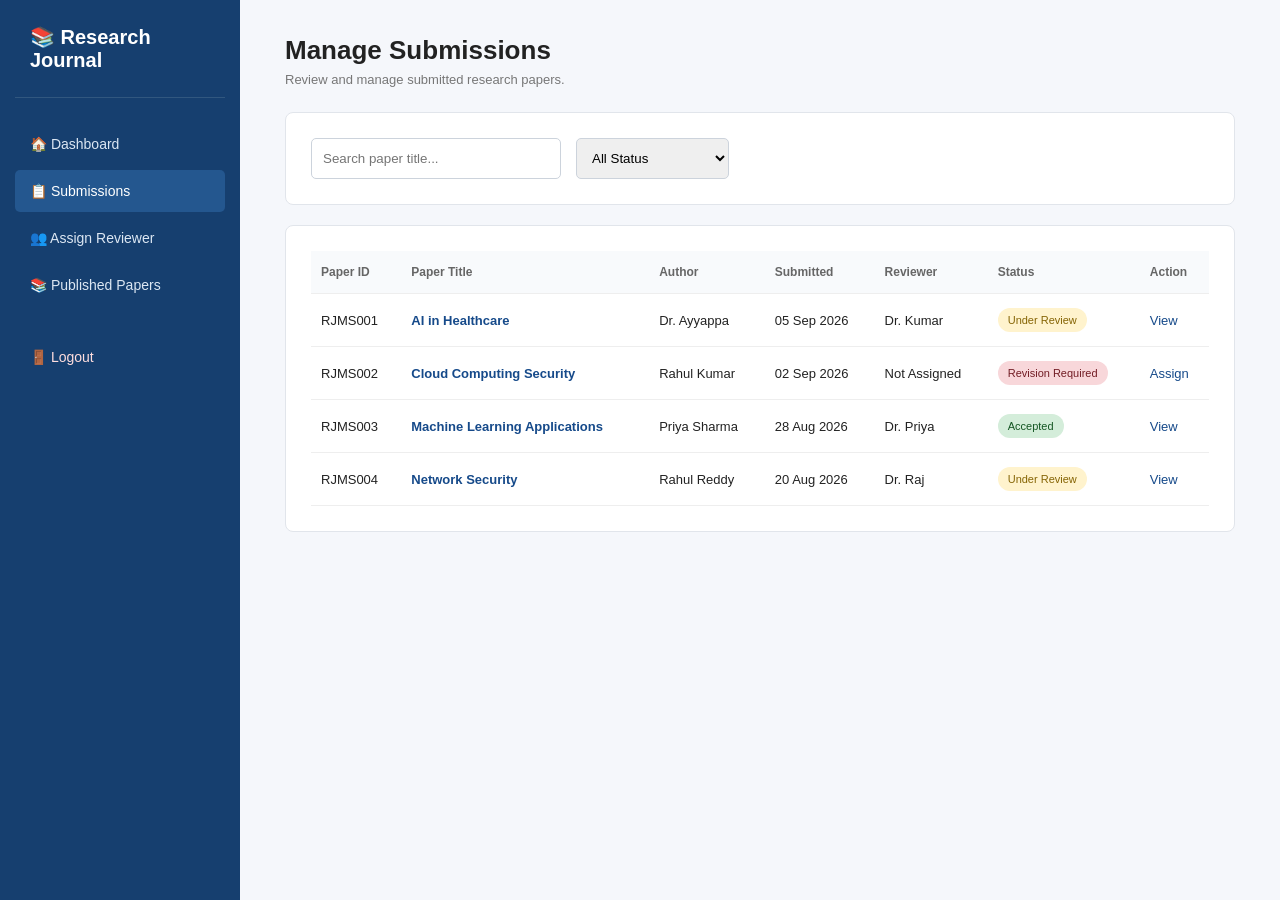
<file: editor/submissions.html>
<!DOCTYPE html>
<html lang="en">

<head>

    <meta charset="UTF-8">

    <meta name="viewport"
          content="width=device-width, initial-scale=1.0">

    <title>Manage Submissions</title>

    <link rel="stylesheet" href="../css/style.css">

</head>

<body>


    <!-- SIDEBAR -->

    <aside class="sidebar">

        <div class="sidebar-logo">
            📚 Research Journal
        </div>

        <div class="sidebar-menu">

            <a href="dashboard.html">
                🏠 Dashboard
            </a>

            <a href="submissions.html"
               class="active">
                📋 Submissions
            </a>

            <a href="assign-reviewer.html">
                👥 Assign Reviewer
            </a>

            <a href="../published/papers.html">
                📚 Published Papers
            </a>

            <a href="../index.html"
               class="logout">
                🚪 Logout
            </a>

        </div>

    </aside>


    <!-- MAIN -->

    <main class="main-content">


        <div class="page-header">

            <h1>Manage Submissions</h1>

            <p>
                Review and manage submitted research papers.
            </p>

        </div>


        <!-- SEARCH -->

        <div class="panel"
             style="margin-bottom:20px;">

            <div style="
                display:flex;
                gap:15px;
                flex-wrap:wrap;
            ">

                <input
                    type="text"
                    id="searchPaper"
                    placeholder="Search paper title..."
                    style="
                        padding:11px;
                        border:1px solid #ccd3dc;
                        border-radius:5px;
                        width:250px;
                    "
                >


                <select
                    id="statusFilter"
                    style="
                        padding:11px;
                        border:1px solid #ccd3dc;
                        border-radius:5px;
                    "
                >

                    <option value="all">
                        All Status
                    </option>

                    <option value="review">
                        Under Review
                    </option>

                    <option value="revision">
                        Revision Required
                    </option>

                    <option value="accepted">
                        Accepted
                    </option>

                    <option value="rejected">
                        Rejected
                    </option>

                </select>

            </div>

        </div>


        <!-- TABLE -->

        <div class="table-container">

            <table id="submissionTable">

                <thead>

                    <tr>

                        <th>Paper ID</th>

                        <th>Paper Title</th>

                        <th>Author</th>

                        <th>Submitted</th>

                        <th>Reviewer</th>

                        <th>Status</th>

                        <th>Action</th>

                    </tr>

                </thead>


                <tbody>


                    <tr>

                        <td>RJMS001</td>

                        <td>
                            <strong>AI in Healthcare</strong>
                        </td>

                        <td>
                            Dr. Ayyappa
                        </td>

                        <td>
                            05 Sep 2026
                        </td>

                        <td>
                            Dr. Kumar
                        </td>

                        <td>

                            <span class="status status-review">
                                Under Review
                            </span>

                        </td>

                        <td>

                            <a href="#"
                               onclick="viewPaper('RJMS001')"
                               style="color:#164a8a;">
                                View
                            </a>

                        </td>

                    </tr>


                    <tr>

                        <td>RJMS002</td>

                        <td>
                            <strong>
                                Cloud Computing Security
                            </strong>
                        </td>

                        <td>
                            Rahul Kumar
                        </td>

                        <td>
                            02 Sep 2026
                        </td>

                        <td>
                            Not Assigned
                        </td>

                        <td>

                            <span class="status status-revision">
                                Revision Required
                            </span>

                        </td>

                        <td>

                            <a href="assign-reviewer.html"
                               style="color:#164a8a;">
                                Assign
                            </a>

                        </td>

                    </tr>


                    <tr>

                        <td>RJMS003</td>

                        <td>
                            <strong>
                                Machine Learning Applications
                            </strong>
                        </td>

                        <td>
                            Priya Sharma
                        </td>

                        <td>
                            28 Aug 2026
                        </td>

                        <td>
                            Dr. Priya
                        </td>

                        <td>

                            <span class="status status-accepted">
                                Accepted
                            </span>

                        </td>

                        <td>

                            <a href="#"
                               onclick="viewPaper('RJMS003')"
                               style="color:#164a8a;">
                                View
                            </a>

                        </td>

                    </tr>


                    <tr>

                        <td>RJMS004</td>

                        <td>
                            <strong>
                                Network Security
                            </strong>
                        </td>

                        <td>
                            Rahul Reddy
                        </td>

                        <td>
                            20 Aug 2026
                        </td>

                        <td>
                            Dr. Raj
                        </td>

                        <td>

                            <span class="status status-review">
                                Under Review
                            </span>

                        </td>

                        <td>

                            <a href="#"
                               onclick="viewPaper('RJMS004')"
                               style="color:#164a8a;">
                                View
                            </a>

                        </td>

                    </tr>


                </tbody>

            </table>

        </div>

    </main>


    <script src="../js/editor.js"></script>

</body>

</html>
</file>
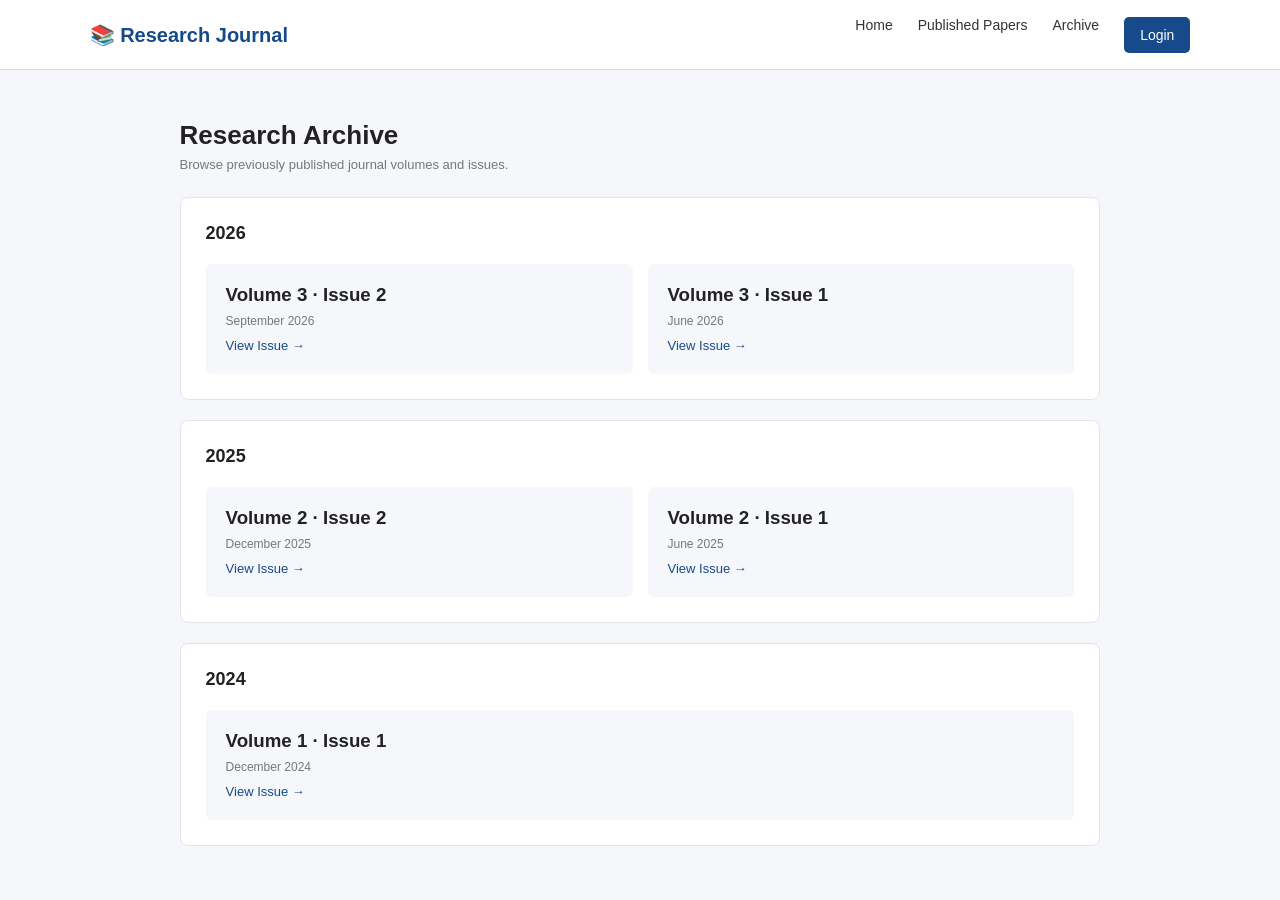
<file: published/archive.html>
<!DOCTYPE html>
<html lang="en">

<head>

    <meta charset="UTF-8">

    <meta name="viewport"
          content="width=device-width, initial-scale=1.0">

    <title>Research Archive</title>

    <link rel="stylesheet" href="../css/style.css">

</head>

<body>


    <!-- NAVBAR -->

    <nav class="navbar">

        <div class="logo">
            📚 Research Journal
        </div>


        <div class="nav-links">

            <a href="../index.html">
                Home
            </a>

            <a href="papers.html">
                Published Papers
            </a>

            <a href="archive.html">
                Archive
            </a>

            <a href="../login.html"
               class="nav-button">

                Login

            </a>

        </div>

    </nav>


    <main style="
        max-width:1100px;
        margin:auto;
        padding:50px 7%;
    ">


        <div class="page-header">

            <h1>
                Research Archive
            </h1>

            <p>
                Browse previously published journal volumes and issues.
            </p>

        </div>


        <!-- YEAR 2026 -->

        <div class="panel"
             style="margin-bottom:20px;">

            <h2>
                2026
            </h2>

            <div style="
                display:grid;
                grid-template-columns:repeat(2,1fr);
                gap:15px;
                margin-top:20px;
            ">


                <div style="
                    padding:20px;
                    background:#f5f7fb;
                    border-radius:6px;
                ">

                    <h3>
                        Volume 3 · Issue 2
                    </h3>

                    <p style="
                        color:#777;
                        font-size:12px;
                        margin:8px 0;
                    ">

                        September 2026

                    </p>

                    <a href="papers.html"
                       style="color:#164a8a;font-size:13px;">

                        View Issue →

                    </a>

                </div>


                <div style="
                    padding:20px;
                    background:#f5f7fb;
                    border-radius:6px;
                ">

                    <h3>
                        Volume 3 · Issue 1
                    </h3>

                    <p style="
                        color:#777;
                        font-size:12px;
                        margin:8px 0;
                    ">

                        June 2026

                    </p>

                    <a href="papers.html"
                       style="color:#164a8a;font-size:13px;">

                        View Issue →

                    </a>

                </div>


            </div>

        </div>


        <!-- YEAR 2025 -->

        <div class="panel"
             style="margin-bottom:20px;">

            <h2>
                2025
            </h2>

            <div style="
                display:grid;
                grid-template-columns:repeat(2,1fr);
                gap:15px;
                margin-top:20px;
            ">


                <div style="
                    padding:20px;
                    background:#f5f7fb;
                    border-radius:6px;
                ">

                    <h3>
                        Volume 2 · Issue 2
                    </h3>

                    <p style="
                        color:#777;
                        font-size:12px;
                        margin:8px 0;
                    ">

                        December 2025

                    </p>

                    <a href="papers.html"
                       style="color:#164a8a;font-size:13px;">

                        View Issue →

                    </a>

                </div>


                <div style="
                    padding:20px;
                    background:#f5f7fb;
                    border-radius:6px;
                ">

                    <h3>
                        Volume 2 · Issue 1
                    </h3>

                    <p style="
                        color:#777;
                        font-size:12px;
                        margin:8px 0;
                    ">

                        June 2025

                    </p>

                    <a href="papers.html"
                       style="color:#164a8a;font-size:13px;">

                        View Issue →

                    </a>

                </div>


            </div>

        </div>


        <!-- YEAR 2024 -->

        <div class="panel">

            <h2>
                2024
            </h2>

            <div style="
                margin-top:20px;
                padding:20px;
                background:#f5f7fb;
                border-radius:6px;
            ">

                <h3>
                    Volume 1 · Issue 1
                </h3>

                <p style="
                    color:#777;
                    font-size:12px;
                    margin:8px 0;
                ">

                    December 2024

                </p>

                <a href="papers.html"
                   style="color:#164a8a;font-size:13px;">

                    View Issue →

                </a>

            </div>

        </div>


    </main>


</body>

</html>
</file>
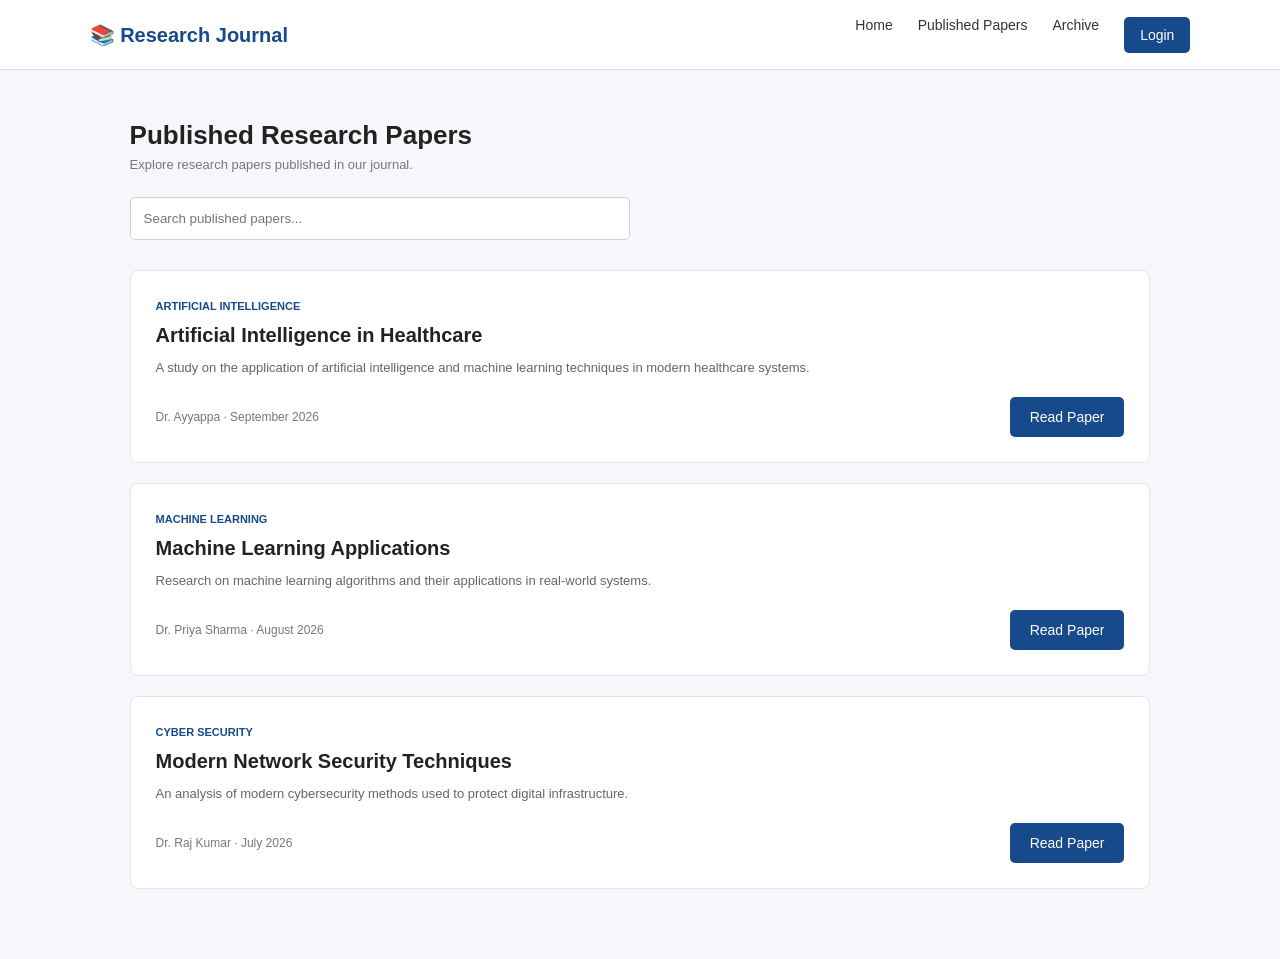
<file: published/papers.html>
<!DOCTYPE html>
<html lang="en">

<head>

    <meta charset="UTF-8">

    <meta name="viewport"
          content="width=device-width, initial-scale=1.0">

    <title>Published Papers</title>

    <link rel="stylesheet" href="../css/style.css">

</head>

<body>


    <!-- NAVIGATION -->

    <nav class="navbar">

        <div class="logo">
            📚 Research Journal
        </div>


        <div class="nav-links">

            <a href="../index.html">
                Home
            </a>

            <a href="papers.html">
                Published Papers
            </a>

            <a href="archive.html">
                Archive
            </a>

            <a href="../login.html"
               class="nav-button">

                Login

            </a>

        </div>

    </nav>


    <!-- MAIN -->

    <main style="
        max-width:1200px;
        margin:auto;
        padding:50px 7%;
    ">


        <div class="page-header">

            <h1>
                Published Research Papers
            </h1>

            <p>
                Explore research papers published in our journal.
            </p>

        </div>


        <!-- SEARCH -->

        <div style="
            margin-bottom:30px;
        ">

            <input
                type="text"
                id="paperSearch"
                placeholder="Search published papers..."
                style="
                    width:100%;
                    max-width:500px;
                    padding:13px;
                    border:1px solid #ccd3dc;
                    border-radius:5px;
                    outline:none;
                "
            >

        </div>


        <!-- PAPERS -->

        <div id="papers">


            <div class="panel paper-item"
                 style="margin-bottom:20px;">

                <span style="
                    color:#164a8a;
                    font-size:11px;
                    font-weight:bold;
                ">
                    ARTIFICIAL INTELLIGENCE
                </span>


                <h2 style="
                    margin:10px 0;
                    font-size:20px;
                ">

                    Artificial Intelligence in Healthcare

                </h2>


                <p style="
                    color:#666;
                    font-size:13px;
                    line-height:1.7;
                ">

                    A study on the application of artificial
                    intelligence and machine learning techniques
                    in modern healthcare systems.

                </p>


                <div style="
                    margin-top:18px;
                    display:flex;
                    justify-content:space-between;
                    align-items:center;
                ">

                    <span style="
                        color:#777;
                        font-size:12px;
                    ">

                        Dr. Ayyappa · September 2026

                    </span>


                    <button
                        class="btn btn-primary"
                        onclick="readPaper()">

                        Read Paper

                    </button>

                </div>

            </div>


            <div class="panel paper-item"
                 style="margin-bottom:20px;">

                <span style="
                    color:#164a8a;
                    font-size:11px;
                    font-weight:bold;
                ">
                    MACHINE LEARNING
                </span>


                <h2 style="
                    margin:10px 0;
                    font-size:20px;
                ">

                    Machine Learning Applications

                </h2>


                <p style="
                    color:#666;
                    font-size:13px;
                    line-height:1.7;
                ">

                    Research on machine learning algorithms
                    and their applications in real-world systems.

                </p>


                <div style="
                    margin-top:18px;
                    display:flex;
                    justify-content:space-between;
                    align-items:center;
                ">

                    <span style="
                        color:#777;
                        font-size:12px;
                    ">

                        Dr. Priya Sharma · August 2026

                    </span>


                    <button
                        class="btn btn-primary"
                        onclick="readPaper()">

                        Read Paper

                    </button>

                </div>

            </div>


            <div class="panel paper-item"
                 style="margin-bottom:20px;">

                <span style="
                    color:#164a8a;
                    font-size:11px;
                    font-weight:bold;
                ">
                    CYBER SECURITY
                </span>


                <h2 style="
                    margin:10px 0;
                    font-size:20px;
                ">

                    Modern Network Security Techniques

                </h2>


                <p style="
                    color:#666;
                    font-size:13px;
                    line-height:1.7;
                ">

                    An analysis of modern cybersecurity methods
                    used to protect digital infrastructure.

                </p>


                <div style="
                    margin-top:18px;
                    display:flex;
                    justify-content:space-between;
                    align-items:center;
                ">

                    <span style="
                        color:#777;
                        font-size:12px;
                    ">

                        Dr. Raj Kumar · July 2026

                    </span>


                    <button
                        class="btn btn-primary"
                        onclick="readPaper()">

                        Read Paper

                    </button>

                </div>

            </div>


        </div>

    </main>


    <script>

        const search =
            document.getElementById("paperSearch");

        search.addEventListener("input", function() {

            const value =
                this.value.toLowerCase();

            const papers =
                document.querySelectorAll(".paper-item");

            papers.forEach(function(paper) {

                if (
                    paper.innerText
                    .toLowerCase()
                    .includes(value)
                ) {

                    paper.style.display = "block";

                } else {

                    paper.style.display = "none";

                }

            });

        });


        function readPaper() {

            alert(
                "Research paper viewer will open here."
            );

        }

    </script>


</body>

</html>
</file>
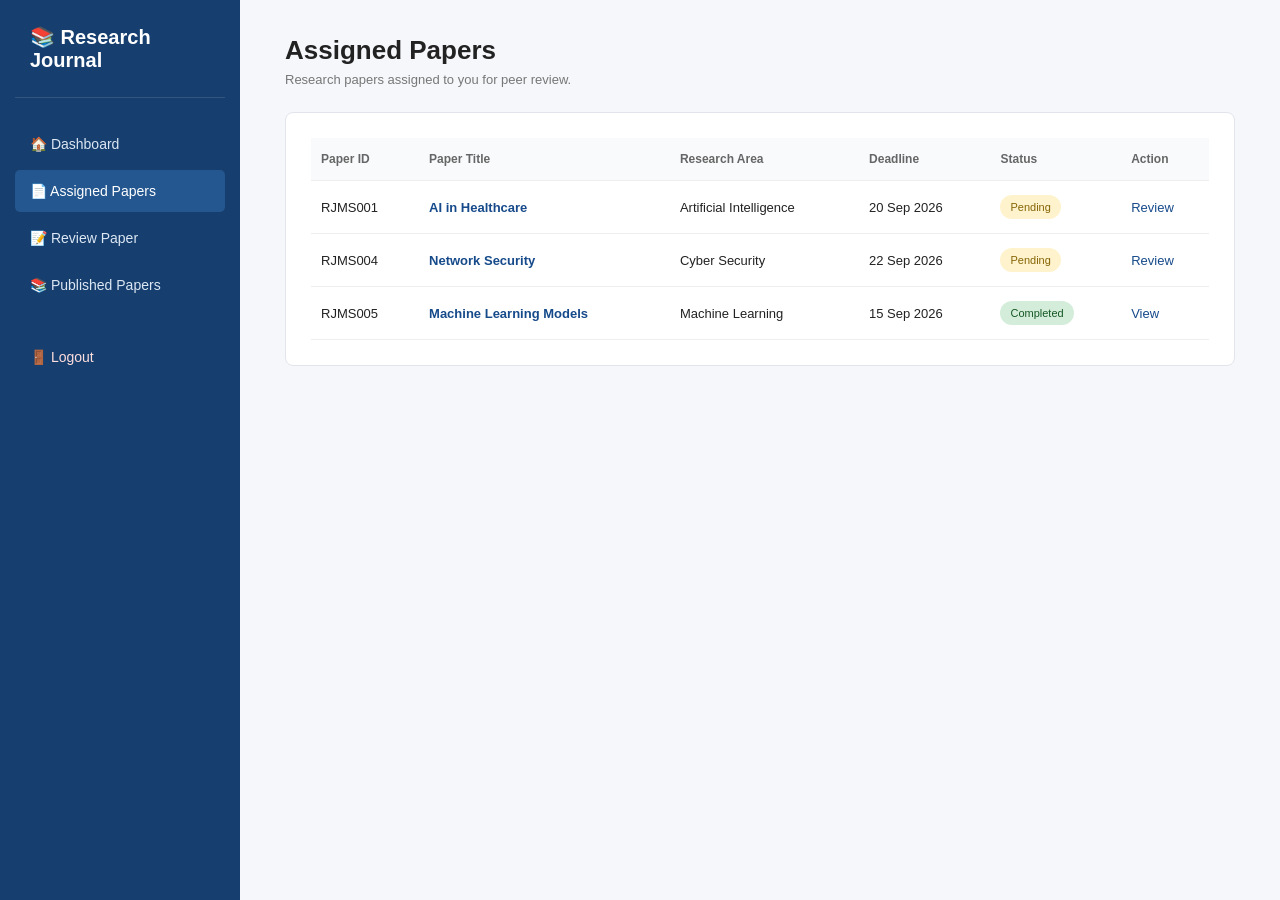
<file: reviewer/assigned-papers.htmlassigned-papers.html>
<!DOCTYPE html>
<html lang="en">

<head>

    <meta charset="UTF-8">

    <meta name="viewport"
          content="width=device-width, initial-scale=1.0">

    <title>Assigned Papers</title>

    <link rel="stylesheet" href="../css/style.css">

</head>

<body>


    <aside class="sidebar">

        <div class="sidebar-logo">
            📚 Research Journal
        </div>


        <div class="sidebar-menu">

            <a href="dashboard.html">
                🏠 Dashboard
            </a>

            <a href="assigned-papers.html"
               class="active">
                📄 Assigned Papers
            </a>

            <a href="review-paper.html">
                📝 Review Paper
            </a>

            <a href="../published/papers.html">
                📚 Published Papers
            </a>

            <a href="../index.html"
               class="logout">
                🚪 Logout
            </a>

        </div>

    </aside>


    <main class="main-content">


        <div class="page-header">

            <h1>Assigned Papers</h1>

            <p>
                Research papers assigned to you for peer review.
            </p>

        </div>


        <div class="table-container">

            <table>

                <thead>

                    <tr>

                        <th>Paper ID</th>

                        <th>Paper Title</th>

                        <th>Research Area</th>

                        <th>Deadline</th>

                        <th>Status</th>

                        <th>Action</th>

                    </tr>

                </thead>


                <tbody>


                    <tr>

                        <td>RJMS001</td>

                        <td>
                            <strong>
                                AI in Healthcare
                            </strong>
                        </td>

                        <td>
                            Artificial Intelligence
                        </td>

                        <td>
                            20 Sep 2026
                        </td>

                        <td>

                            <span class="status status-review">
                                Pending
                            </span>

                        </td>

                        <td>

                            <a
                                href="review-paper.html"
                                style="color:#164a8a;">

                                Review

                            </a>

                        </td>

                    </tr>


                    <tr>

                        <td>RJMS004</td>

                        <td>
                            <strong>
                                Network Security
                            </strong>
                        </td>

                        <td>
                            Cyber Security
                        </td>

                        <td>
                            22 Sep 2026
                        </td>

                        <td>

                            <span class="status status-review">
                                Pending
                            </span>

                        </td>

                        <td>

                            <a
                                href="review-paper.html"
                                style="color:#164a8a;">

                                Review

                            </a>

                        </td>

                    </tr>


                    <tr>

                        <td>RJMS005</td>

                        <td>
                            <strong>
                                Machine Learning Models
                            </strong>
                        </td>

                        <td>
                            Machine Learning
                        </td>

                        <td>
                            15 Sep 2026
                        </td>

                        <td>

                            <span class="status status-accepted">
                                Completed
                            </span>

                        </td>

                        <td>

                            <a
                                href="review-paper.html"
                                style="color:#164a8a;">

                                View

                            </a>

                        </td>

                    </tr>


                </tbody>

            </table>

        </div>

    </main>

</body>

</html>
</file>
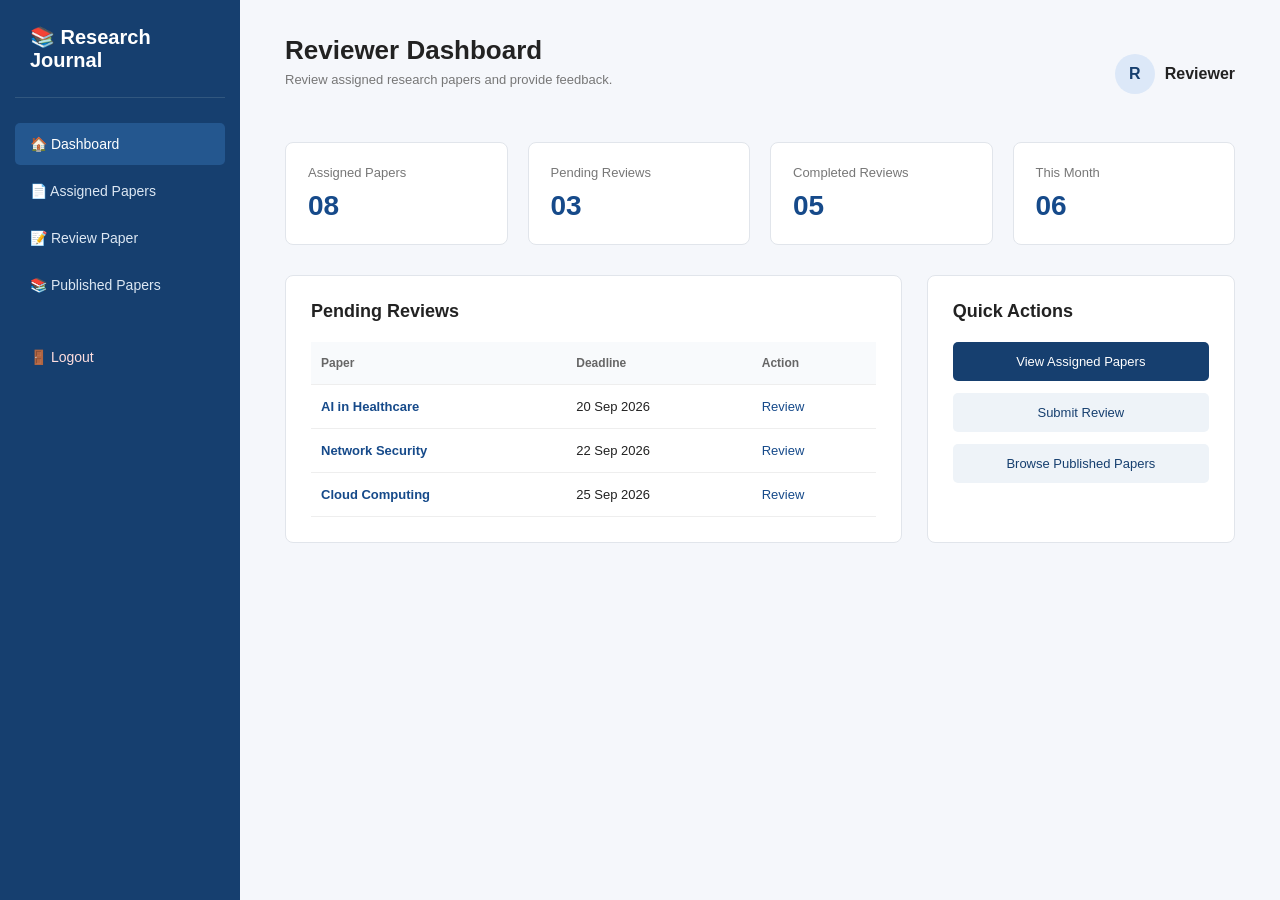
<file: reviewer/dashboard.html>
<!DOCTYPE html>
<html lang="en">

<head>

    <meta charset="UTF-8">

    <meta name="viewport"
          content="width=device-width, initial-scale=1.0">

    <title>Reviewer Dashboard</title>

    <link rel="stylesheet" href="../css/style.css">
    <link rel="stylesheet" href="../css/dashboard.css">

</head>

<body>


    <!-- SIDEBAR -->

    <aside class="sidebar">

        <div class="sidebar-logo">
            📚 Research Journal
        </div>

        <div class="sidebar-menu">

            <a href="dashboard.html"
               class="active">
                🏠 Dashboard
            </a>

            <a href="assigned-papers.html">
                📄 Assigned Papers
            </a>

            <a href="review-paper.html">
                📝 Review Paper
            </a>

            <a href="../published/papers.html">
                📚 Published Papers
            </a>

            <a href="../index.html"
               class="logout">
                🚪 Logout
            </a>

        </div>

    </aside>


    <!-- MAIN -->

    <main class="main-content">


        <div class="dashboard-header">

            <div class="page-header">

                <h1>Reviewer Dashboard</h1>

                <p>
                    Review assigned research papers and provide feedback.
                </p>

            </div>


            <div class="profile">

                <div class="profile-icon">
                    R
                </div>

                <div>
                    <strong>Reviewer</strong>
                </div>

            </div>

        </div>


        <!-- STATISTICS -->

        <section class="stats">


            <div class="stat-card">

                <p>Assigned Papers</p>

                <h2>08</h2>

            </div>


            <div class="stat-card">

                <p>Pending Reviews</p>

                <h2>03</h2>

            </div>


            <div class="stat-card">

                <p>Completed Reviews</p>

                <h2>05</h2>

            </div>


            <div class="stat-card">

                <p>This Month</p>

                <h2>06</h2>

            </div>


        </section>


        <section class="content-grid">


            <!-- PENDING REVIEWS -->

            <div class="panel">

                <h2>Pending Reviews</h2>

                <table>

                    <tr>

                        <th>Paper</th>

                        <th>Deadline</th>

                        <th>Action</th>

                    </tr>


                    <tr>

                        <td>
                            <strong>
                                AI in Healthcare
                            </strong>
                        </td>

                        <td>
                            20 Sep 2026
                        </td>

                        <td>

                            <a
                                href="review-paper.html"
                                style="color:#164a8a;">

                                Review

                            </a>

                        </td>

                    </tr>


                    <tr>

                        <td>
                            <strong>
                                Network Security
                            </strong>
                        </td>

                        <td>
                            22 Sep 2026
                        </td>

                        <td>

                            <a
                                href="review-paper.html"
                                style="color:#164a8a;">

                                Review

                            </a>

                        </td>

                    </tr>


                    <tr>

                        <td>
                            <strong>
                                Cloud Computing
                            </strong>
                        </td>

                        <td>
                            25 Sep 2026
                        </td>

                        <td>

                            <a
                                href="review-paper.html"
                                style="color:#164a8a;">

                                Review

                            </a>

                        </td>

                    </tr>


                </table>

            </div>


            <!-- QUICK ACTIONS -->

            <div class="panel">

                <h2>Quick Actions</h2>

                <div class="quick-actions">

                    <a href="assigned-papers.html">
                        View Assigned Papers
                    </a>

                    <a href="review-paper.html">
                        Submit Review
                    </a>

                    <a href="../published/papers.html">
                        Browse Published Papers
                    </a>

                </div>

            </div>


        </section>

    </main>

</body>

</html>
</file>
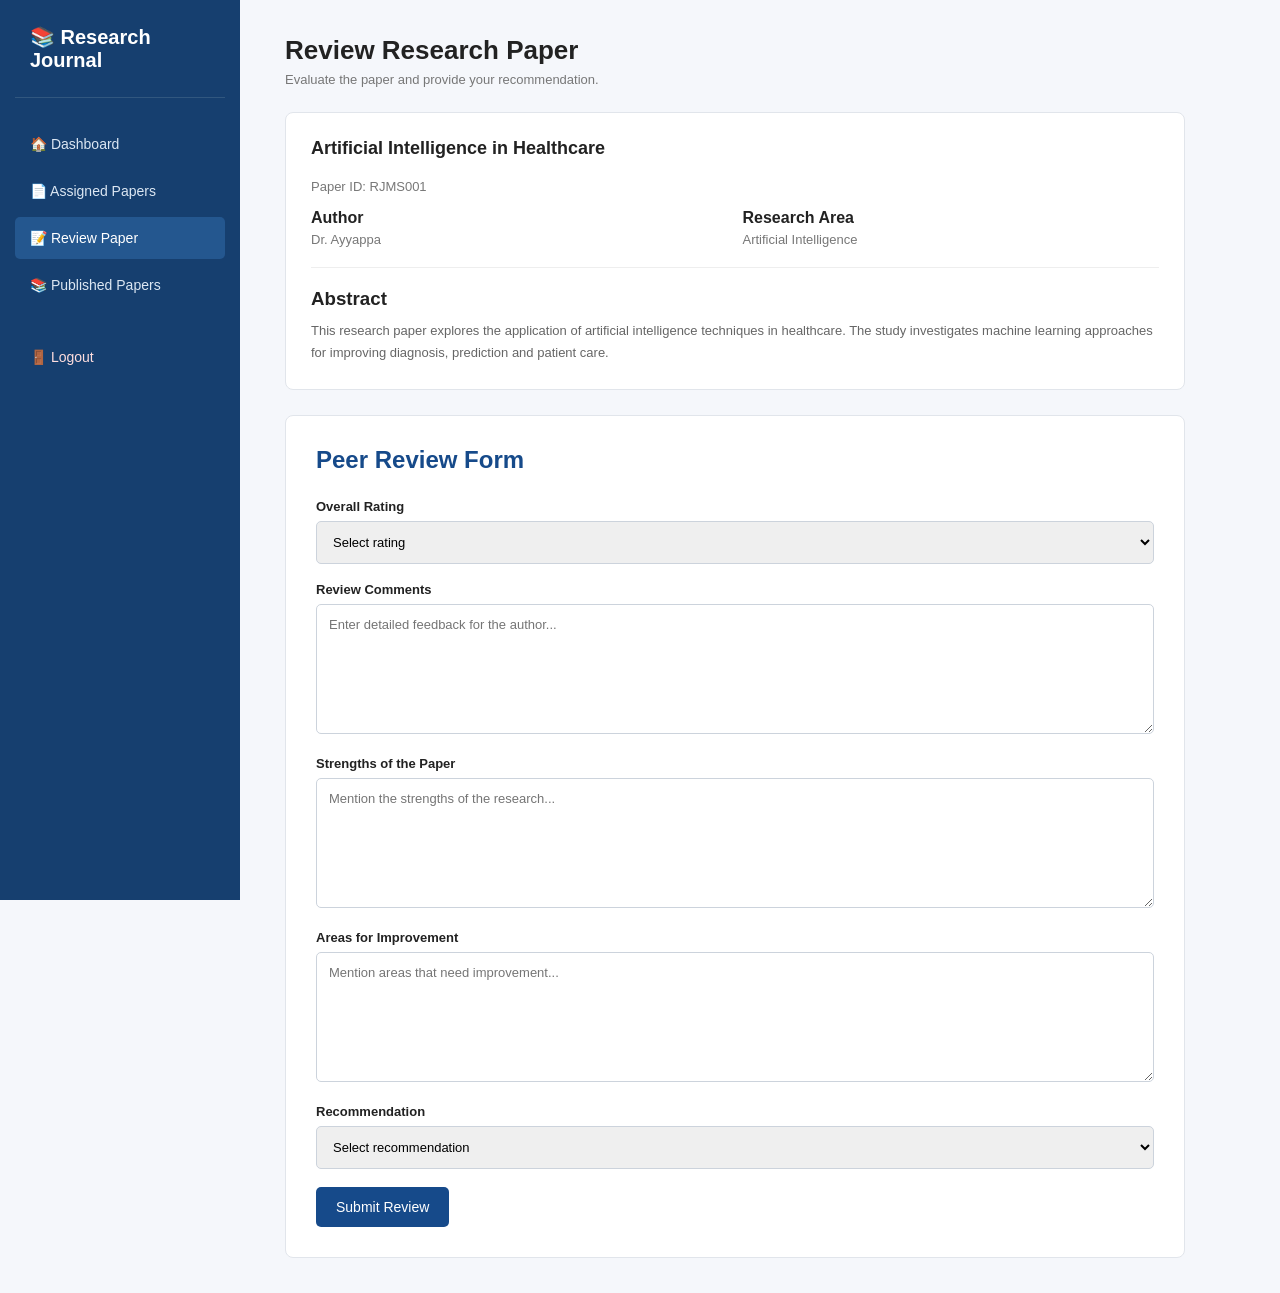
<file: reviewer/review-paper.html>
<!DOCTYPE html>
<html lang="en">

<head>

    <meta charset="UTF-8">

    <meta name="viewport"
          content="width=device-width, initial-scale=1.0">

    <title>Review Paper</title>

    <link rel="stylesheet" href="../css/style.css">

</head>

<body>


    <aside class="sidebar">

        <div class="sidebar-logo">
            📚 Research Journal
        </div>


        <div class="sidebar-menu">

            <a href="dashboard.html">
                🏠 Dashboard
            </a>

            <a href="assigned-papers.html">
                📄 Assigned Papers
            </a>

            <a href="review-paper.html"
               class="active">
                📝 Review Paper
            </a>

            <a href="../published/papers.html">
                📚 Published Papers
            </a>

            <a href="../index.html"
               class="logout">
                🚪 Logout
            </a>

        </div>

    </aside>


    <main class="main-content">


        <div class="page-header">

            <h1>Review Research Paper</h1>

            <p>
                Evaluate the paper and provide your recommendation.
            </p>

        </div>


        <!-- PAPER DETAILS -->

        <div class="panel"
             style="max-width:900px; margin-bottom:25px;">

            <h2>
                Artificial Intelligence in Healthcare
            </h2>

            <p style="
                color:#777;
                font-size:13px;
                margin-bottom:15px;
            ">

                Paper ID: RJMS001

            </p>


            <div style="
                display:grid;
                grid-template-columns:1fr 1fr;
                gap:15px;
            ">

                <div>

                    <strong>
                        Author
                    </strong>

                    <p style="
                        color:#777;
                        font-size:13px;
                        margin-top:5px;
                    ">
                        Dr. Ayyappa
                    </p>

                </div>


                <div>

                    <strong>
                        Research Area
                    </strong>

                    <p style="
                        color:#777;
                        font-size:13px;
                        margin-top:5px;
                    ">
                        Artificial Intelligence
                    </p>

                </div>

            </div>


            <hr style="
                border:0;
                border-top:1px solid #eee;
                margin:20px 0;
            ">


            <h3 style="margin-bottom:10px;">
                Abstract
            </h3>

            <p style="
                color:#666;
                font-size:13px;
                line-height:1.7;
            ">

                This research paper explores the application of
                artificial intelligence techniques in healthcare.
                The study investigates machine learning approaches
                for improving diagnosis, prediction and patient care.

            </p>

        </div>


        <!-- REVIEW FORM -->

        <div class="form-box">

            <form id="reviewForm">


                <h2 style="
                    margin-bottom:25px;
                    color:#164a8a;
                ">

                    Peer Review Form

                </h2>


                <!-- RATING -->

                <div class="form-group">

                    <label>
                        Overall Rating
                    </label>

                    <select required>

                        <option value="">
                            Select rating
                        </option>

                        <option>
                            5 - Excellent
                        </option>

                        <option>
                            4 - Very Good
                        </option>

                        <option>
                            3 - Good
                        </option>

                        <option>
                            2 - Needs Improvement
                        </option>

                        <option>
                            1 - Poor
                        </option>

                    </select>

                </div>


                <!-- COMMENTS -->

                <div class="form-group">

                    <label>
                        Review Comments
                    </label>

                    <textarea
                        placeholder="Enter detailed feedback for the author..."
                        required
                    ></textarea>

                </div>


                <!-- STRENGTHS -->

                <div class="form-group">

                    <label>
                        Strengths of the Paper
                    </label>

                    <textarea
                        placeholder="Mention the strengths of the research..."
                    ></textarea>

                </div>


                <!-- WEAKNESSES -->

                <div class="form-group">

                    <label>
                        Areas for Improvement
                    </label>

                    <textarea
                        placeholder="Mention areas that need improvement..."
                    ></textarea>

                </div>


                <!-- RECOMMENDATION -->

                <div class="form-group">

                    <label>
                        Recommendation
                    </label>

                    <select required>

                        <option value="">
                            Select recommendation
                        </option>

                        <option>
                            Accept
                        </option>

                        <option>
                            Minor Revision
                        </option>

                        <option>
                            Major Revision
                        </option>

                        <option>
                            Reject
                        </option>

                    </select>

                </div>


                <button
                    type="submit"
                    class="btn btn-primary">

                    Submit Review

                </button>


            </form>

        </div>

    </main>


    <script src="../js/reviewer.js"></script>

</body>

</html>
</file>
<file: css/style.css>
* {
    margin: 0;
    padding: 0;
    box-sizing: border-box;
}

body {
    font-family: Arial, sans-serif;
    background: #f5f7fb;
    color: #222;
}

a {
    text-decoration: none;
}

button,
input,
select,
textarea {
    font-family: inherit;
}

/* ================= NAVBAR ================= */

.navbar {
    height: 70px;
    background: white;

    display: flex;
    align-items: center;
    justify-content: space-between;

    padding: 0 7%;

    border-bottom: 1px solid #ddd;
}

.logo {
    color: #164a8a;
    font-size: 20px;
    font-weight: bold;
}

.nav-links {
    display: flex;
    gap: 25px;
}

.nav-links a {
    color: #333;
    font-size: 14px;
}

.nav-links a:hover {
    color: #164a8a;
}

.nav-button {
    background: #164a8a;
    color: white !important;
    padding: 10px 16px;
    border-radius: 5px;
}


/* ================= BUTTONS ================= */

.btn {
    display: inline-block;
    padding: 12px 20px;
    border-radius: 5px;
    border: none;
    cursor: pointer;
    font-size: 14px;
}

.btn-primary {
    background: #164a8a;
    color: white;
}

.btn-primary:hover {
    background: #103b70;
}

.btn-secondary {
    background: #eaf0f7;
    color: #164a8a;
}


/* ================= DASHBOARD ================= */

.sidebar {
    position: fixed;

    left: 0;
    top: 0;

    width: 240px;
    height: 100vh;

    background: #163f6f;

    color: white;

    padding: 25px 15px;
}

.sidebar-logo {
    font-size: 20px;
    font-weight: bold;

    padding: 0 15px 25px;

    border-bottom: 1px solid #31577f;
}

.sidebar-menu {
    margin-top: 25px;
}

.sidebar-menu a {
    display: block;

    color: #dce7f3;

    padding: 13px 15px;

    border-radius: 5px;

    margin-bottom: 5px;

    font-size: 14px;
}

.sidebar-menu a:hover,
.sidebar-menu a.active {
    background: #24578f;
    color: white;
}

.sidebar-menu .logout {
    margin-top: 30px;
    color: #ffdede;
}

.main-content {
    margin-left: 240px;
    padding: 35px 45px;
}

.page-header {
    margin-bottom: 25px;
}

.page-header h1 {
    font-size: 26px;
}

.page-header p {
    color: #777;
    font-size: 13px;
    margin-top: 6px;
}


/* ================= STAT CARDS ================= */

.stats {
    display: grid;
    grid-template-columns: repeat(4, 1fr);
    gap: 20px;
}

.stat-card {
    background: white;

    border: 1px solid #e1e5eb;

    border-radius: 8px;

    padding: 22px;
}

.stat-card p {
    color: #777;
    font-size: 13px;

    margin-bottom: 10px;
}

.stat-card h2 {
    color: #164a8a;
    font-size: 28px;
}


/* ================= PANELS ================= */

.panel {
    background: white;

    border: 1px solid #e1e5eb;

    border-radius: 8px;

    padding: 25px;
}

.panel h2 {
    font-size: 18px;
    margin-bottom: 20px;
}

.content-grid {
    display: grid;

    grid-template-columns: 2fr 1fr;

    gap: 25px;

    margin-top: 30px;
}


/* ================= TABLE ================= */

.table-container {
    background: white;

    border: 1px solid #e1e5eb;

    border-radius: 8px;

    padding: 25px;

    overflow-x: auto;
}

table {
    width: 100%;
    border-collapse: collapse;
}

th,
td {
    padding: 14px 10px;

    border-bottom: 1px solid #eee;

    text-align: left;

    font-size: 13px;
}

th {
    background: #f8fafc;
    color: #666;
    font-size: 12px;
}

td strong {
    color: #164a8a;
}


/* ================= STATUS ================= */

.status {
    display: inline-block;

    padding: 6px 10px;

    border-radius: 15px;

    font-size: 11px;
}

.status-review {
    background: #fff3cd;
    color: #856404;
}

.status-accepted {
    background: #d4edda;
    color: #155724;
}

.status-revision {
    background: #f8d7da;
    color: #721c24;
}

.status-rejected {
    background: #eeeeee;
    color: #555;
}

.status-published {
    background: #dbeafe;
    color: #1e40af;
}


/* ================= FORMS ================= */

.form-box {
    background: white;

    border: 1px solid #e1e5eb;

    border-radius: 8px;

    padding: 30px;

    max-width: 900px;
}

.form-group {
    margin-bottom: 18px;
}

.form-group label {
    display: block;

    font-size: 13px;

    font-weight: bold;

    margin-bottom: 7px;
}

.form-group input,
.form-group select,
.form-group textarea {
    width: 100%;

    padding: 12px;

    border: 1px solid #ccd3dc;

    border-radius: 5px;

    outline: none;

    font-size: 13px;
}

.form-group textarea {
    height: 130px;
    resize: vertical;
}

.form-group input:focus,
.form-group select:focus,
.form-group textarea:focus {
    border-color: #164a8a;
}

.form-row {
    display: grid;

    grid-template-columns: 1fr 1fr;

    gap: 20px;
}


/* ================= FOOTER ================= */

footer {
    background: #162536;

    color: white;

    padding: 30px 7%;

    text-align: center;
}

footer p {
    color: #bbb;

    font-size: 12px;

    margin-top: 8px;
}


/* ================= RESPONSIVE ================= */

@media(max-width: 900px) {

    .stats {
        grid-template-columns: repeat(2, 1fr);
    }

    .content-grid {
        grid-template-columns: 1fr;
    }

}

@media(max-width: 650px) {

    .navbar {
        padding: 0 4%;
    }

    .nav-links {
        display: none;
    }

    .sidebar {
        width: 70px;
    }

    .sidebar-logo {
        font-size: 0;
    }

    .sidebar-menu a {
        font-size: 0;
        text-align: center;
    }

    .main-content {
        margin-left: 70px;
        padding: 20px;
    }

    .stats {
        grid-template-columns: 1fr;
    }

    .form-row {
        grid-template-columns: 1fr;
        gap: 0;
    }
}
/* ================= ABOUT SECTION ================= */

.about-section {

    padding: 80px 7%;

    background: white;
}

.about-container {

    max-width: 1100px;

    margin: auto;

    display: grid;

    grid-template-columns: 1fr 1fr;

    gap: 60px;

    align-items: center;
}


/* ABOUT IMAGE */

.about-image {

    height: 380px;

    overflow: hidden;

    border-radius: 10px;
}

.about-image img {

    width: 100%;

    height: 100%;

    object-fit: cover;

    display: block;
}


/* ABOUT CONTENT */

.about-content {

    max-width: 520px;
}

.section-label {

    color: #164a8a;

    font-size: 12px;

    font-weight: bold;

    letter-spacing: 1px;

    margin-bottom: 10px;

    display: block;
}

.about-content h2 {

    font-size: 30px;

    line-height: 1.3;

    color: #172b45;

    margin-bottom: 18px;
}

.about-content p {

    color: #666;

    font-size: 14px;

    line-height: 1.7;

    margin-bottom: 14px;
}


/* ABOUT POINTS */

.about-points {

    display: grid;

    grid-template-columns: 1fr 1fr;

    gap: 12px;

    margin-top: 20px;
}

.about-points div {

    background: #f4f7fb;

    padding: 12px;

    border-radius: 5px;

    font-size: 13px;

    color: #344054;
}


/* MOBILE */

@media(max-width: 800px) {

    .about-container {

        grid-template-columns: 1fr;

        gap: 30px;
    }

    .about-image {

        height: 300px;
    }

}
/* ================= FEATURES ================= */

.features-section {

    padding: 80px 7%;

    background: #f5f7fb;
}

.section-heading {

    max-width: 650px;

    margin: 0 auto 40px;

    text-align: center;
}

.section-heading span {

    color: #164a8a;

    font-size: 12px;

    font-weight: bold;

    letter-spacing: 1px;
}

.section-heading h2 {

    font-size: 30px;

    color: #172b45;

    margin: 10px 0;
}

.section-heading p {

    color: #777;

    font-size: 14px;
}


/* FEATURE GRID */

.feature-grid {

    max-width: 1100px;

    margin: auto;

    display: grid;

    grid-template-columns:
        repeat(3, 1fr);

    gap: 25px;
}


/* FEATURE CARD */

.feature-card {

    background: white;

    border: 1px solid #e1e5eb;

    border-radius: 9px;

    overflow: hidden;

    transition: 0.2s;
}

.feature-card:hover {

    transform: translateY(-4px);

    box-shadow:
        0 8px 25px rgba(0, 0, 0, 0.08);
}


/* FEATURE IMAGE */

.feature-card img {

    width: 100%;

    height: 190px;

    object-fit: cover;

    display: block;
}


/* FEATURE CONTENT */

.feature-content {

    padding: 22px;
}

.feature-content h3 {

    font-size: 18px;

    color: #172b45;

    margin-bottom: 8px;
}

.feature-content p {

    font-size: 13px;

    color: #777;

    line-height: 1.6;
}


/* MOBILE */

@media(max-width: 800px) {

    .feature-grid {

        grid-template-columns: 1fr;
    }

}
</file>
<file: css/login.css>
/* ================= LOGIN PAGE ================= */

.login-section {

    min-height: calc(100vh - 70px);

    display: flex;

    align-items: center;
    justify-content: center;

    padding: 50px 7%;

    background: #f3f6fa;
}


/* MAIN LOGIN BOX */

.login-wrapper {

    width: 100%;

    max-width: 1000px;

    display: grid;

    grid-template-columns: 1fr 1fr;

    background: white;

    border-radius: 12px;

    overflow: hidden;

    border: 1px solid #e0e5eb;

    box-shadow: 0 10px 35px rgba(0, 0, 0, 0.08);
}


/* ================= IMAGE ================= */

.login-image {

    position: relative;

    min-height: 560px;

    overflow: hidden;
}


/* IMPORTANT */

.login-image img {

    width: 100%;

    height: 100%;

    object-fit: cover;

    display: block;
}


/* DARK OVERLAY */

.login-image::after {

    content: "";

    position: absolute;

    inset: 0;

    background:
        linear-gradient(
            to top,
            rgba(15, 45, 80, 0.85),
            rgba(15, 45, 80, 0.15)
        );
}


/* IMAGE TEXT */

.image-overlay {

    position: absolute;

    left: 35px;

    right: 35px;

    bottom: 35px;

    z-index: 2;

    color: white;
}

.image-overlay h2 {

    font-size: 28px;

    line-height: 1.3;

    margin-bottom: 12px;
}

.image-overlay p {

    font-size: 14px;

    line-height: 1.7;

    color: #e7edf5;
}


/* ================= LOGIN BOX ================= */

.login-box {

    padding: 50px 45px;

    display: flex;

    flex-direction: column;

    justify-content: center;
}


/* HEADER */

.login-header {

    margin-bottom: 30px;
}

.login-icon {

    width: 50px;

    height: 50px;

    border-radius: 8px;

    background: #e8f0fa;

    color: #164a8a;

    display: flex;

    align-items: center;

    justify-content: center;

    font-size: 23px;

    margin-bottom: 18px;
}

.login-header h1 {

    font-size: 28px;

    color: #172b45;

    margin-bottom: 8px;
}

.login-header p {

    font-size: 13px;

    color: #777;
}


/* ================= FORM ================= */

.form-group {

    margin-bottom: 20px;
}

.form-group label {

    display: block;

    font-size: 13px;

    font-weight: bold;

    color: #344054;

    margin-bottom: 8px;
}


/* PASSWORD LABEL */

.password-label {

    display: flex;

    justify-content: space-between;

    align-items: center;

    margin-bottom: 8px;
}

.password-label label {

    margin-bottom: 0;
}

.password-label a {

    font-size: 12px;

    color: #164a8a;
}


/* INPUTS */

.login-box input,
.login-box select {

    width: 100%;

    padding: 13px 14px;

    border: 1px solid #ccd4df;

    border-radius: 6px;

    outline: none;

    font-size: 13px;

    background: white;
}

.login-box input:focus,
.login-box select:focus {

    border-color: #164a8a;

    box-shadow:
        0 0 0 3px rgba(22, 74, 138, 0.08);
}


/* ================= REMEMBER ================= */

.remember-row {

    margin-bottom: 22px;

    font-size: 13px;

    color: #666;
}

.remember-row label {

    display: flex;

    align-items: center;

    gap: 8px;

    cursor: pointer;
}

.remember-row input {

    width: auto;
}


/* ================= LOGIN BUTTON ================= */

.login-button {

    width: 100%;

    padding: 14px;

    border: none;

    border-radius: 6px;

    background: #164a8a;

    color: white;

    font-size: 14px;

    font-weight: bold;

    cursor: pointer;

    transition: 0.2s;
}

.login-button:hover {

    background: #103b70;

    transform: translateY(-1px);
}


/* ================= REGISTER ================= */

.register-text {

    text-align: center;

    margin-top: 25px;

    font-size: 13px;

    color: #777;
}

.register-text a {

    color: #164a8a;

    font-weight: bold;
}


/* ================= MOBILE ================= */

@media(max-width: 800px) {

    .login-wrapper {

        grid-template-columns: 1fr;
    }

    .login-image {

        min-height: 260px;
    }

    .image-overlay {

        left: 25px;

        right: 25px;

        bottom: 25px;
    }

    .image-overlay h2 {

        font-size: 22px;
    }

    .login-box {

        padding: 35px 30px;
    }

}


@media(max-width: 500px) {

    .login-section {

        padding: 25px 15px;
    }

    .login-box {

        padding: 30px 20px;
    }

}
</file>
<file: css/dashboard.css>
.dashboard-header {
    display: flex;

    justify-content: space-between;

    align-items: center;

    margin-bottom: 30px;
}

.profile {
    display: flex;

    align-items: center;

    gap: 10px;
}

.profile-icon {
    width: 40px;
    height: 40px;

    border-radius: 50%;

    background: #dce8f8;

    color: #163f6f;

    display: flex;

    align-items: center;

    justify-content: center;

    font-weight: bold;
}

.quick-actions {
    display: flex;

    flex-direction: column;

    gap: 12px;
}

.quick-actions a {
    padding: 12px;

    background: #eef3f8;

    color: #163f6f;

    border-radius: 5px;

    text-align: center;

    font-size: 13px;
}

.quick-actions a:first-child {
    background: #163f6f;

    color: white;
}
</file>
